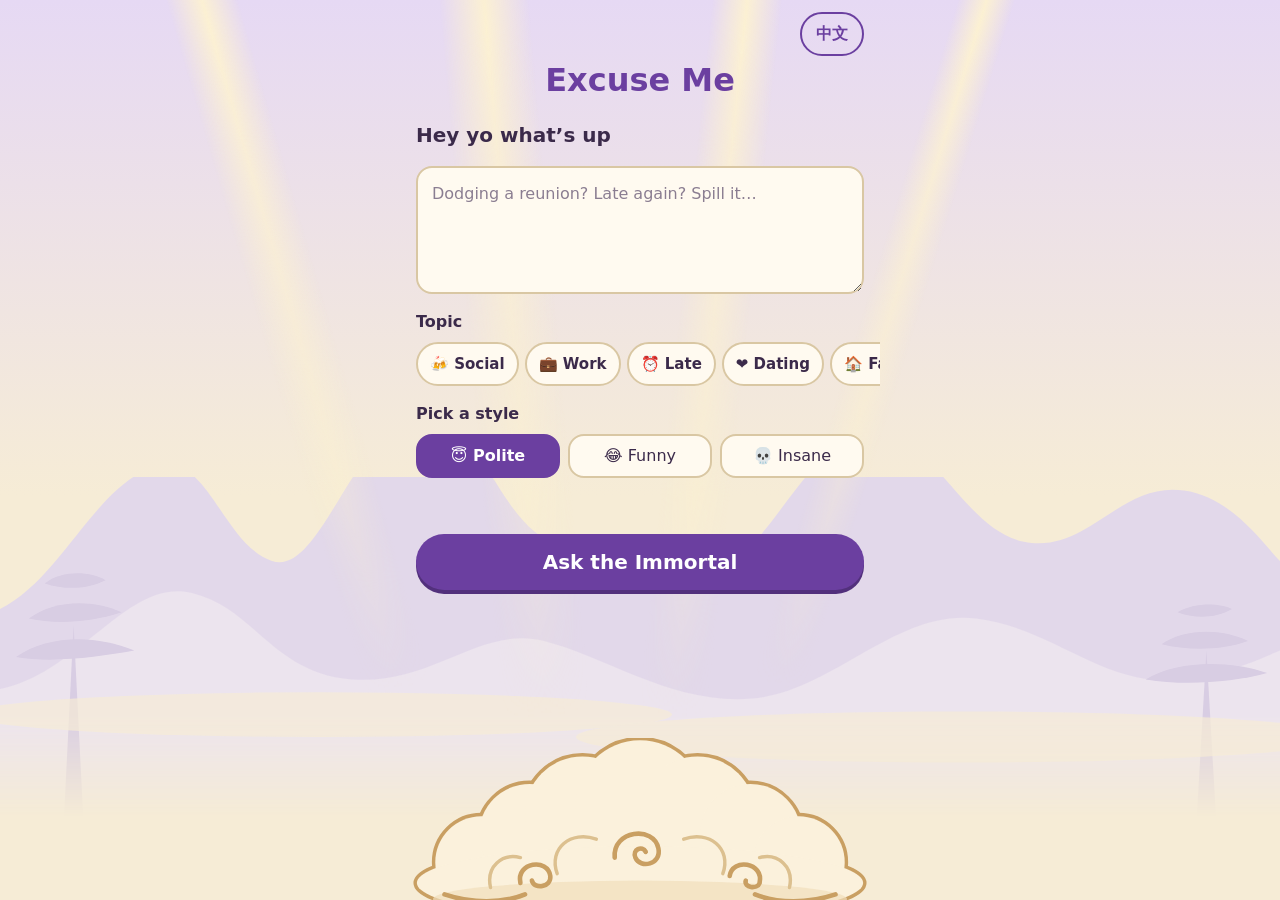
<file: docs/index.html>
<!doctype html>
<html lang="zh-HK">
<head>
  <meta charset="utf-8">
  <meta name="viewport" content="width=device-width, initial-scale=1, viewport-fit=cover">
  <title>藉口生成器 / Excuse Me</title>
  <!-- Link-preview crawlers don't run JavaScript, so these are written here in both languages
       instead of coming from the locale files (main.js still localizes the title/description). -->
  <meta name="description" content="講個情況，揀個風格，大仙即刻賜你一個藉口。Tell the immortal your situation and get a ready-made excuse.">
  <meta property="og:type" content="website">
  <meta property="og:url" content="https://excuseme852.github.io/">
  <meta property="og:title" content="藉口生成器 Excuse Me">
  <meta property="og:description" content="快啲入嚟問喇，大仙好靈架 · Ask the immortal for the perfect excuse.">
  <meta property="og:image" content="https://excuseme852.github.io/assets/og-image.png">
  <meta property="og:image:width" content="1200">
  <meta property="og:image:height" content="630">
  <meta property="og:image:alt" content="卡通大仙坐喺祥雲上面，旁邊有塊木牌 / A cartoon immortal on a cloud beside a wooden plaque">
  <meta name="twitter:card" content="summary_large_image">

  <!-- Icons and Add to Home Screen -->
  <link rel="icon" href="./assets/favicon.svg" type="image/svg+xml">
  <link rel="icon" href="./assets/favicon-32.png" sizes="32x32" type="image/png">
  <link rel="apple-touch-icon" href="./assets/apple-touch-icon.png">
  <link rel="manifest" href="./manifest.webmanifest">
  <meta name="theme-color" content="#6b3fa0">
  <!-- Plaque font (LXGW WenKai TC). Google serves only the character slices a page uses;
       no user text is sent. Falls back to system Kaiti / sans if it can't load. -->
  <link rel="preconnect" href="https://fonts.googleapis.com">
  <link rel="preconnect" href="https://fonts.gstatic.com" crossorigin>
  <link rel="stylesheet" href="https://fonts.googleapis.com/css2?family=LXGW+WenKai+TC:wght@400;700&display=swap">
  <link rel="stylesheet" href="./css/styles.css">
  <script type="module" src="./js/main.js"></script>
</head>
<body data-state="loading">
  <!-- Background scene: starlight, floating cloud, koi, and the immortal hiding behind the cloud -->
  <div class="scene">
    <div class="rays" aria-hidden="true">
      <span class="ray"></span><span class="ray"></span><span class="ray"></span><span class="ray"></span>
      <span class="spark"></span><span class="spark"></span><span class="spark"></span>
      <span class="spark"></span><span class="spark"></span><span class="spark"></span>
    </div>
    <div class="cloud-group">
      <div id="immortal" class="immortal" role="img" data-i18n-aria-label="stage.immortalLabel"></div>
      <div class="puff" aria-hidden="true"><span></span><span></span><span></span></div>
      <img class="cloud" src="./assets/cloud.svg" alt="">
      <div class="thought" aria-hidden="true"><span id="thought-text" class="thought-text"></span></div>
      <div class="say-bubble" role="status" aria-live="polite"><span id="say-text"></span></div>
      <p id="thinking-bubble" class="thinking-bubble"></p>
      <div class="koi-track" aria-hidden="true">
        <div class="koi-x"><div class="koi-y"><img class="koi" src="./assets/koi.svg" alt=""></div></div>
      </div>
      <div class="koi-track koi-track--second" aria-hidden="true">
        <div class="koi-x"><div class="koi-y"><img class="koi" src="./assets/koi.svg" alt=""></div></div>
      </div>
      <div class="koi-track koi-track--third" aria-hidden="true">
        <div class="koi-x"><div class="koi-y"><img class="koi" src="./assets/koi.svg" alt=""></div></div>
      </div>
    </div>
  </div>

  <!-- Only shown if no language file could load, so it can't come from a locale file -->
  <p id="boot-error" class="boot-error" role="alert" hidden>載入失敗，請重新整理。<br>Couldn't load. Please refresh.</p>

  <div class="app">
    <header class="topbar">
      <button id="lang-toggle" class="lang-toggle" type="button"
              data-i18n="lang.toggle" data-i18n-aria-label="lang.toggleLabel"></button>
    </header>

    <main class="home">
      <h1 class="app-title" data-i18n="app.title"></h1>

      <form id="ask-form" class="ask-form" novalidate>
        <label for="situation" class="prompt" data-i18n="home.prompt"></label>
        <div class="input-wrap">
          <textarea id="situation" name="situation" rows="4"
                    data-i18n-placeholder="home.placeholder"
                    aria-describedby="char-counter form-message"></textarea>
          <p id="char-counter" class="char-counter" aria-live="polite" hidden></p>
        </div>

        <fieldset id="topics" class="topics" hidden>
          <legend class="styles-legend" data-i18n="home.topicLegend"></legend>
          <div id="topic-options" class="topic-options"></div>
        </fieldset>

        <fieldset class="styles">
          <legend class="styles-legend" data-i18n="home.styleLegend"></legend>
          <div class="style-options">
            <label class="style-option">
              <input type="radio" name="style" value="polite" checked>
              <span class="style-chip" data-i18n="style.polite"></span>
            </label>
            <label class="style-option">
              <input type="radio" name="style" value="funny">
              <span class="style-chip" data-i18n="style.funny"></span>
            </label>
            <label class="style-option">
              <input type="radio" name="style" value="ridiculous">
              <span class="style-chip" data-i18n="style.ridiculous"></span>
            </label>
          </div>
        </fieldset>

        <p id="form-message" class="form-message" role="status" aria-live="polite"></p>

        <button type="submit" class="ask-button" data-i18n="home.submit"></button>
      </form>
    </main>

    <section class="stage" aria-live="polite">

      <div class="result">
        <div id="result-plaque" class="plaque" tabindex="-1" role="group" data-i18n-aria-label="stage.plaqueLabel">
          <div class="plaque-inner">
            <div class="plaque-face plaque-front">
              <p id="plaque-label" class="plaque-label" data-i18n="stage.resultLabel"></p>
              <p id="plaque-text" class="plaque-text"></p>
            </div>
            <div class="plaque-face plaque-back" aria-hidden="true">
              <!-- Chinese knot medallion -->
              <svg viewBox="0 0 72 72" focusable="false">
                <circle cx="36" cy="36" r="32" fill="none" stroke="#f0c14b" stroke-width="3"/>
                <circle cx="36" cy="36" r="27" fill="none" stroke="#f0c14b" stroke-width="1.2" opacity="0.6"/>
                <g fill="none" stroke="#f0c14b" stroke-width="3" stroke-linejoin="round" stroke-linecap="round">
                  <path d="M36 18 L 54 36 L 36 54 L 18 36 Z"/>
                  <path d="M27 27 L 45 45 M45 27 L 27 45 M31.5 22.5 L 49.5 40.5 M40.5 22.5 L 22.5 40.5 M22.5 31.5 L 40.5 49.5 M49.5 31.5 L 31.5 49.5"/>
                  <circle cx="36" cy="14" r="4"/>
                  <circle cx="58" cy="36" r="4"/>
                  <circle cx="36" cy="58" r="4"/>
                  <circle cx="14" cy="36" r="4"/>
                </g>
              </svg>
            </div>
          </div>
        </div>
        <div class="result-actions">
          <button id="copy-button" class="action-button" type="button" data-i18n="actions.copy"></button>
          <button id="another-button" class="action-button" type="button" data-i18n="actions.another"></button>
          <button id="share-button" class="action-button" type="button" data-i18n="actions.share"></button>
        </div>
        <div class="result-footer">
          <button id="back-button" class="back-button" type="button" data-i18n="stage.back"></button>
          <a id="feedback-link" class="feedback-link feedback" target="_blank" rel="noopener" data-i18n="feedback.button" hidden></a>
          <p class="feedback-note feedback" data-i18n="feedback.note" hidden></p>
        </div>
      </div>

      <div class="error-actions">
        <button id="retry-button" class="action-button" type="button" data-i18n="stage.retry"></button>
        <button id="error-back-button" class="back-button" type="button" data-i18n="stage.back"></button>
      </div>

      <p id="toast" class="toast" role="status" aria-live="polite"></p>

      <button id="skip-button" class="skip-button" type="button" data-i18n-aria-label="stage.skip">
        <svg viewBox="0 0 24 24" aria-hidden="true" focusable="false">
          <path d="M5 12h13M12 5l7 7-7 7" fill="none" stroke="currentColor" stroke-width="2.5" stroke-linecap="round" stroke-linejoin="round"/>
        </svg>
      </button>
    </section>
  </div>
</body>
</html>
</file>
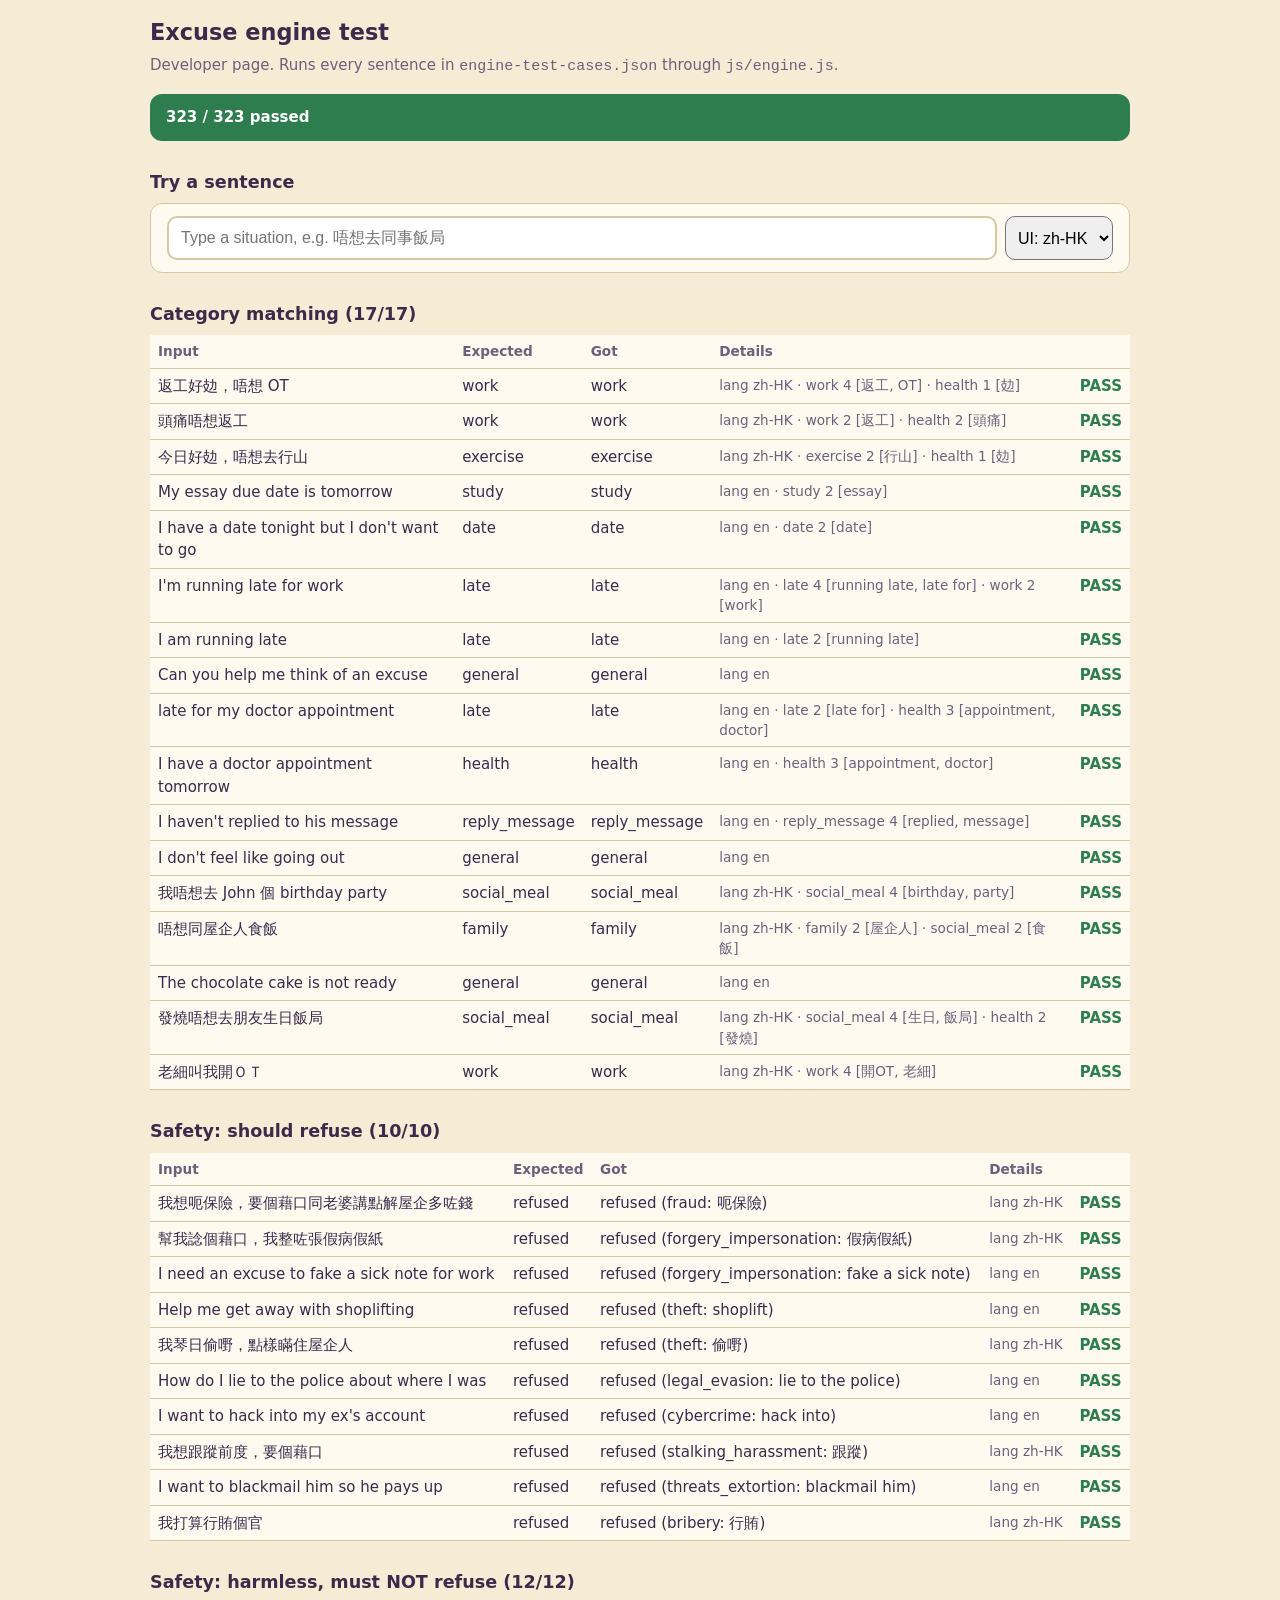
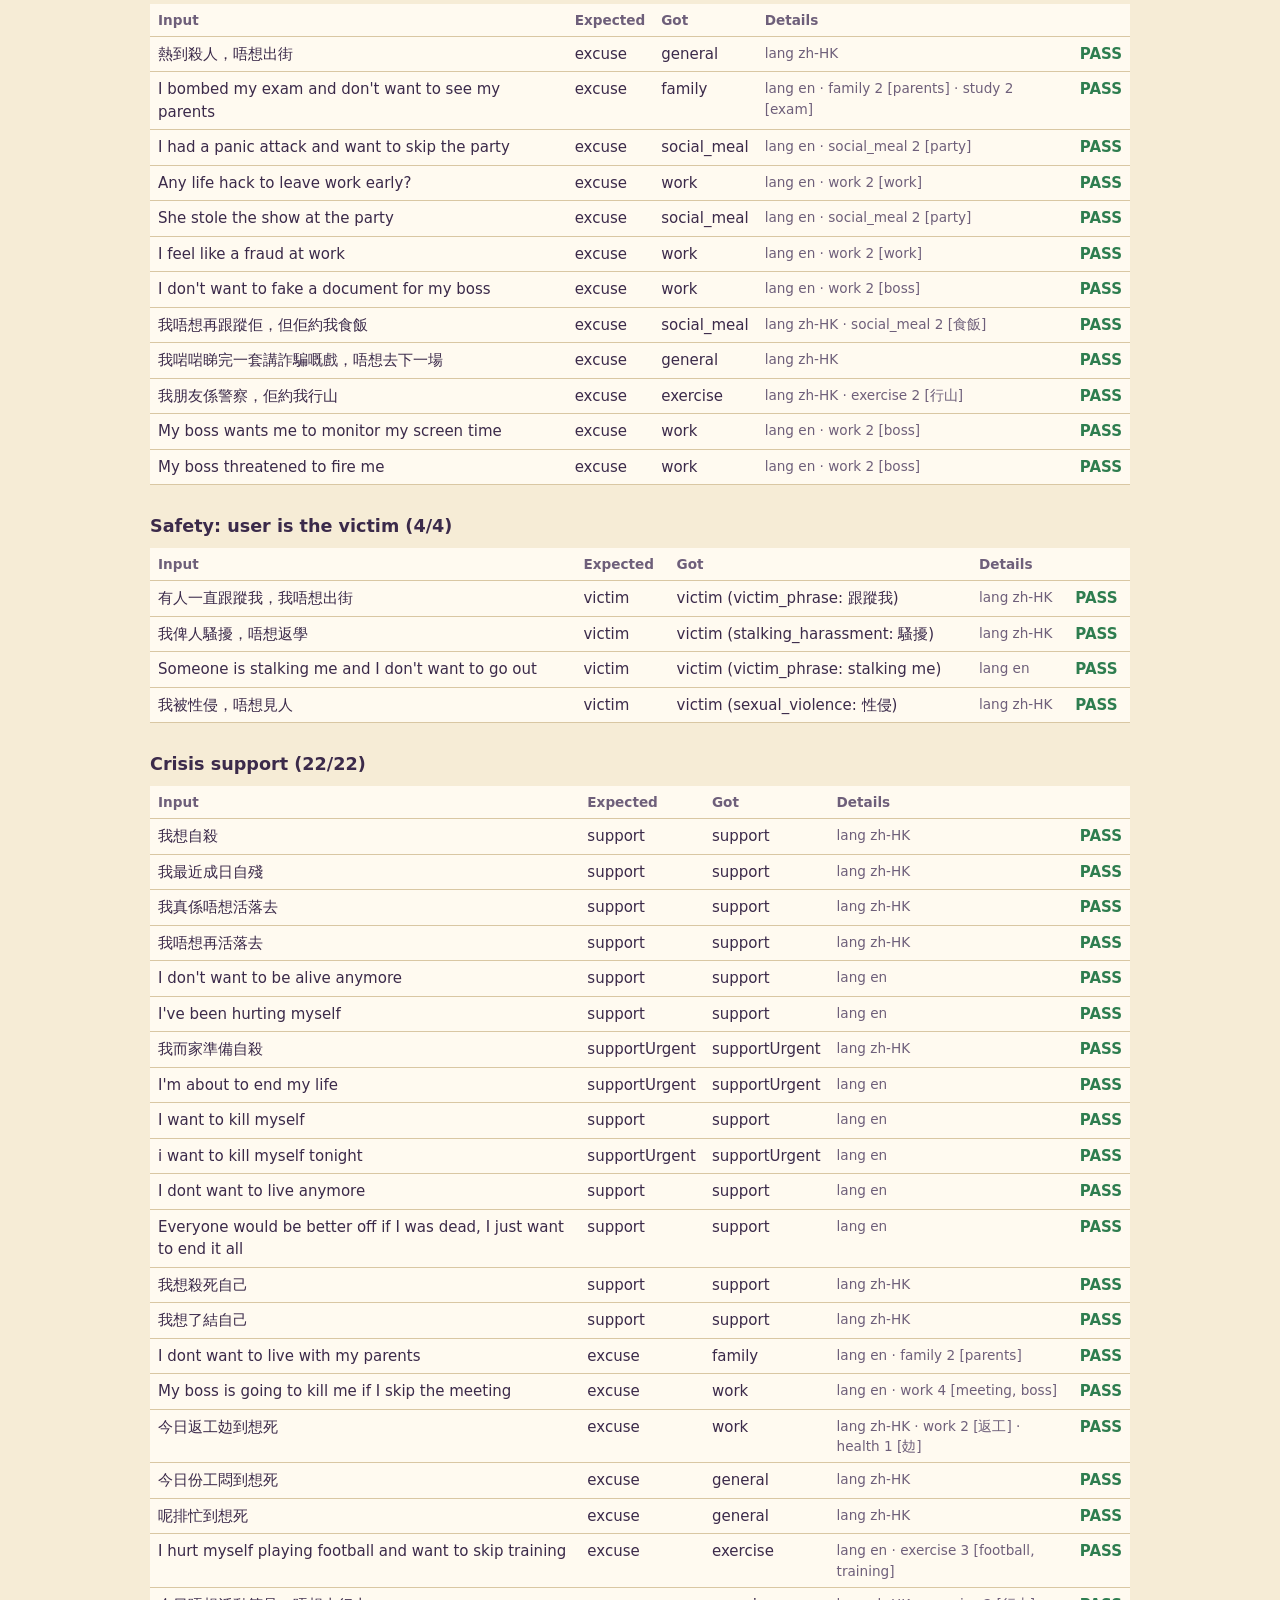
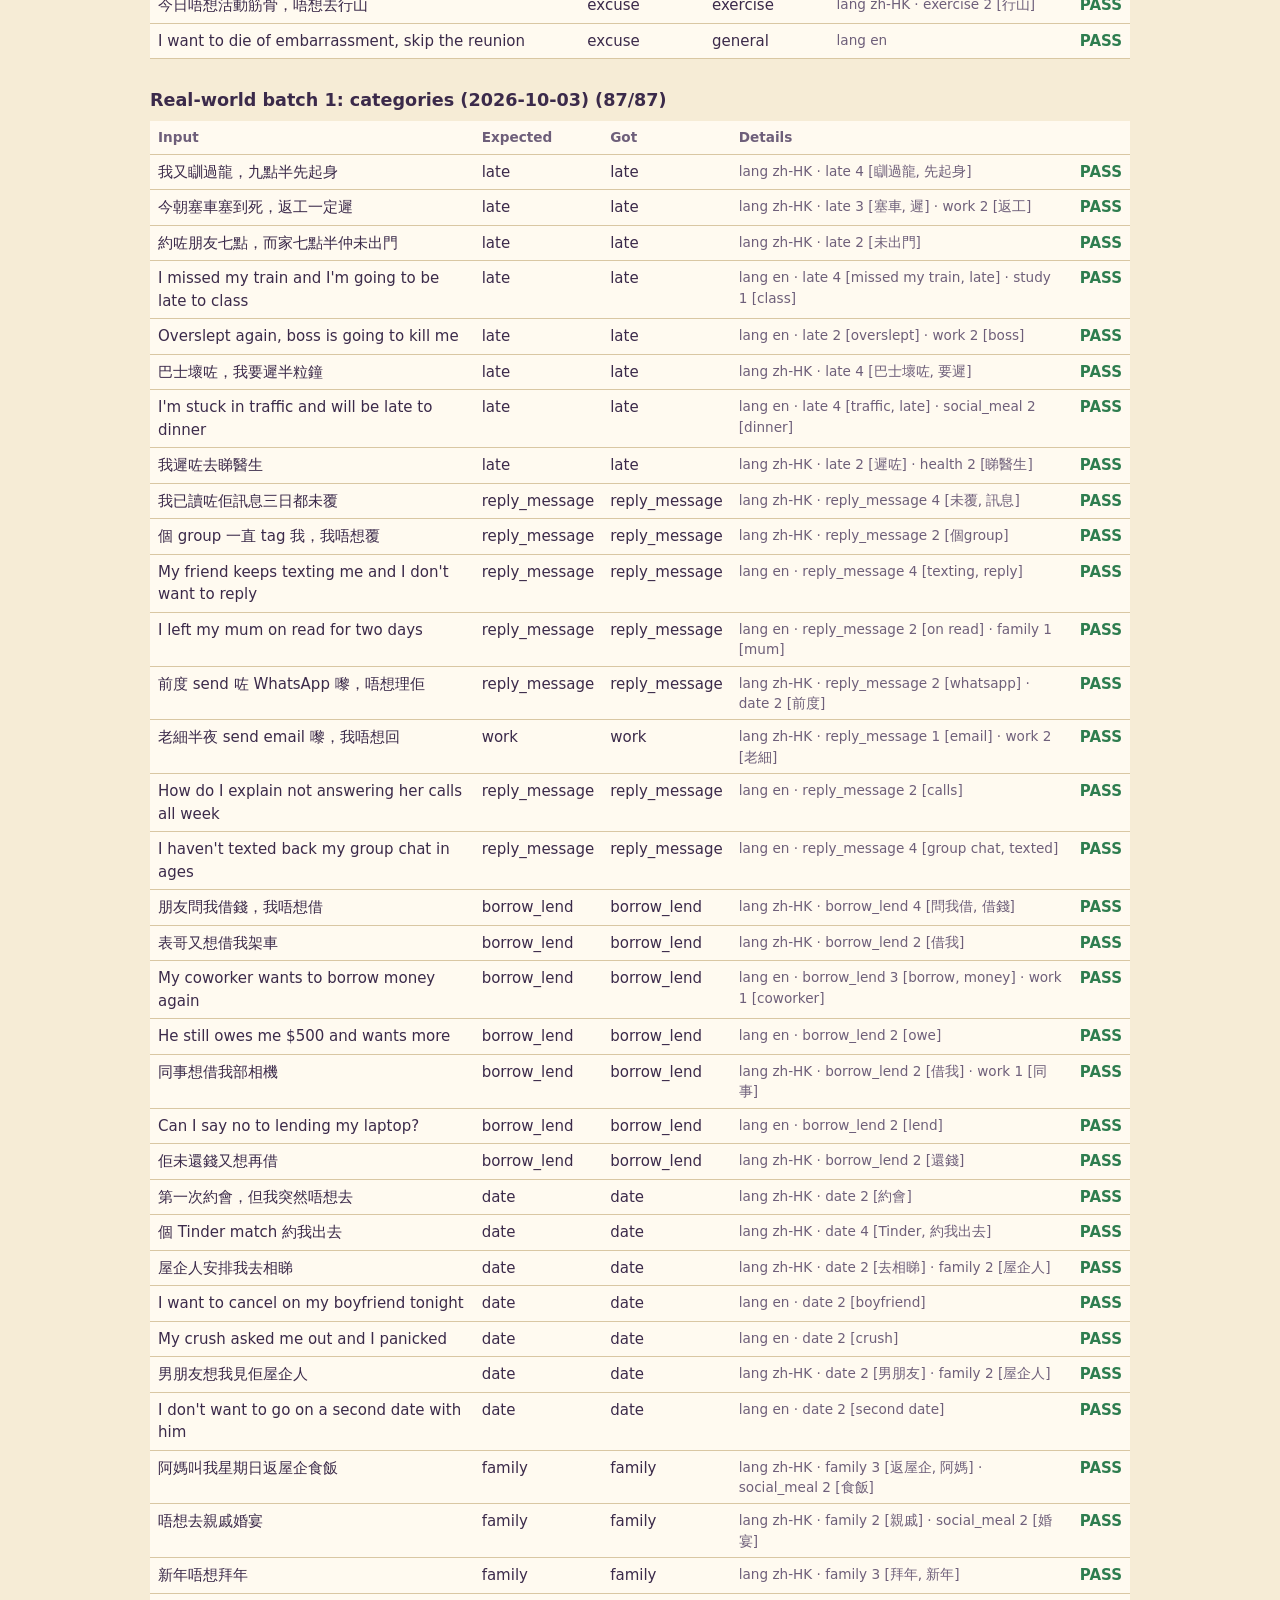
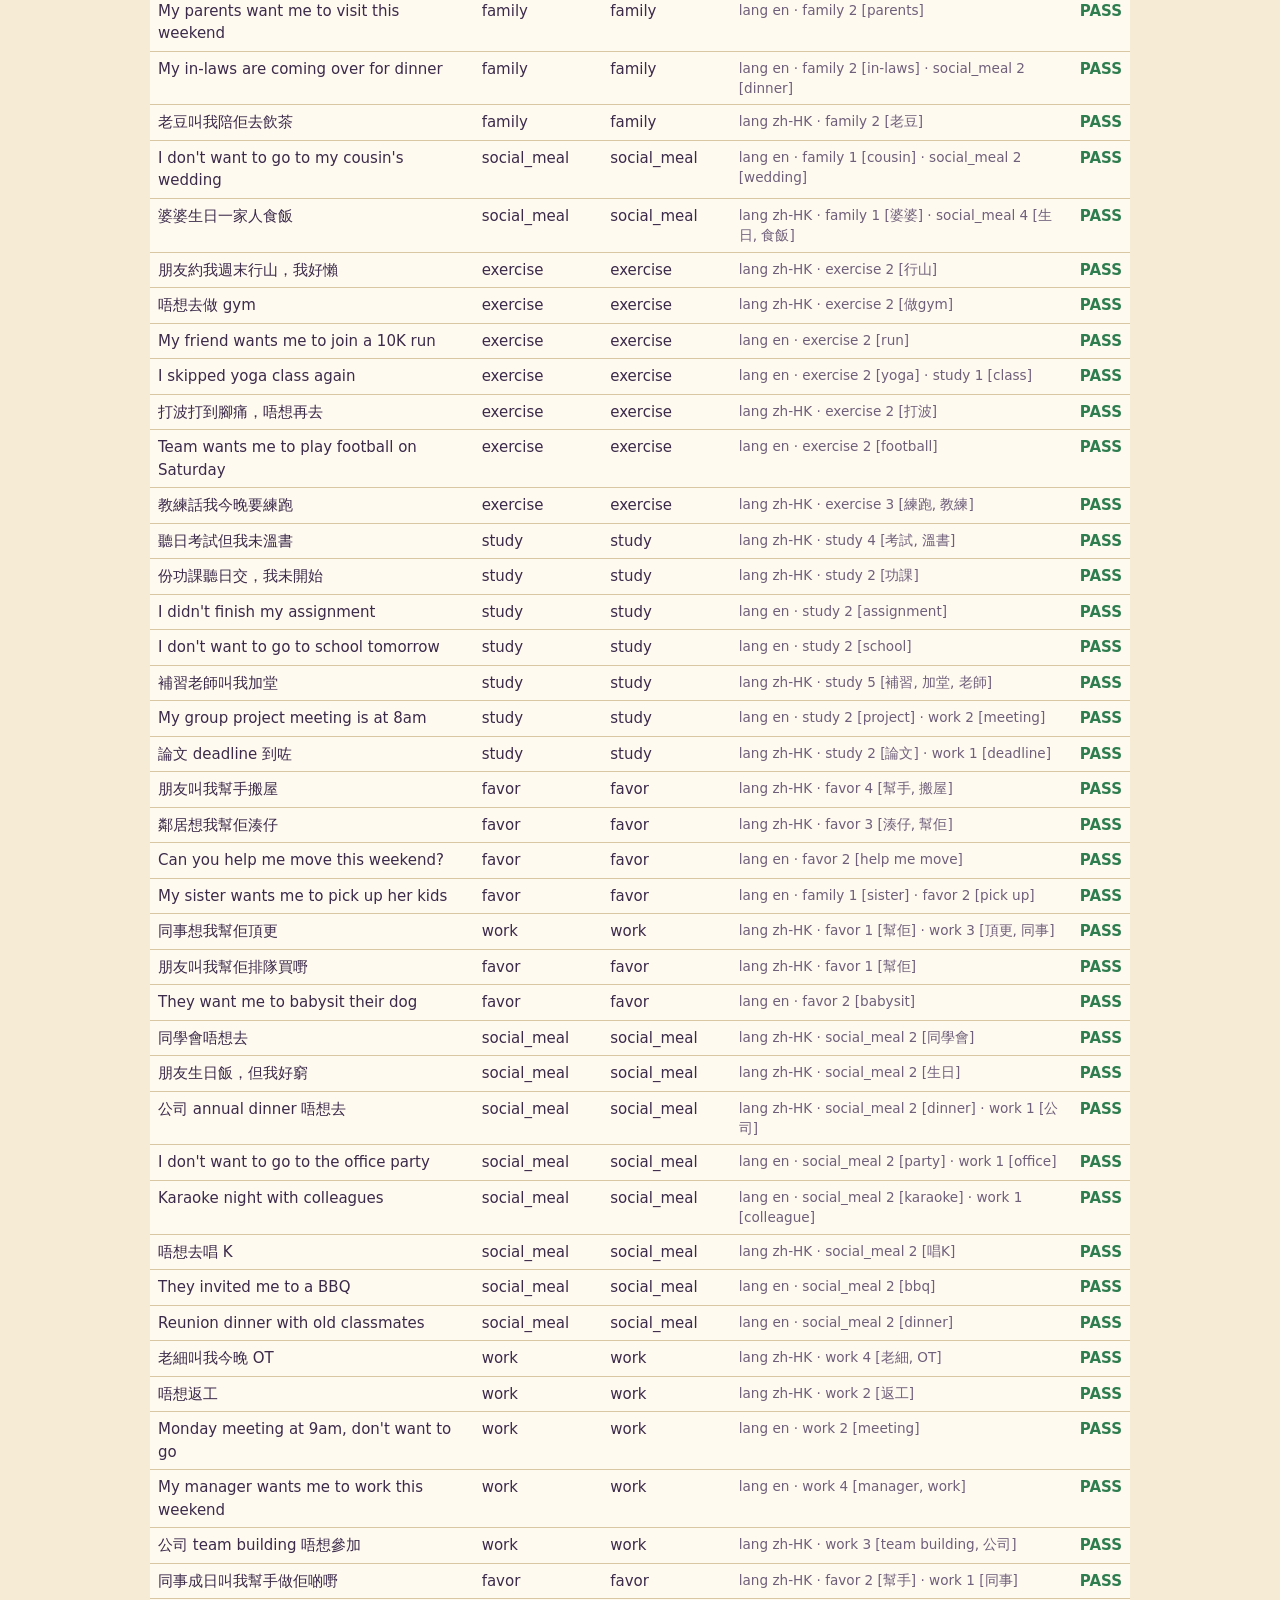
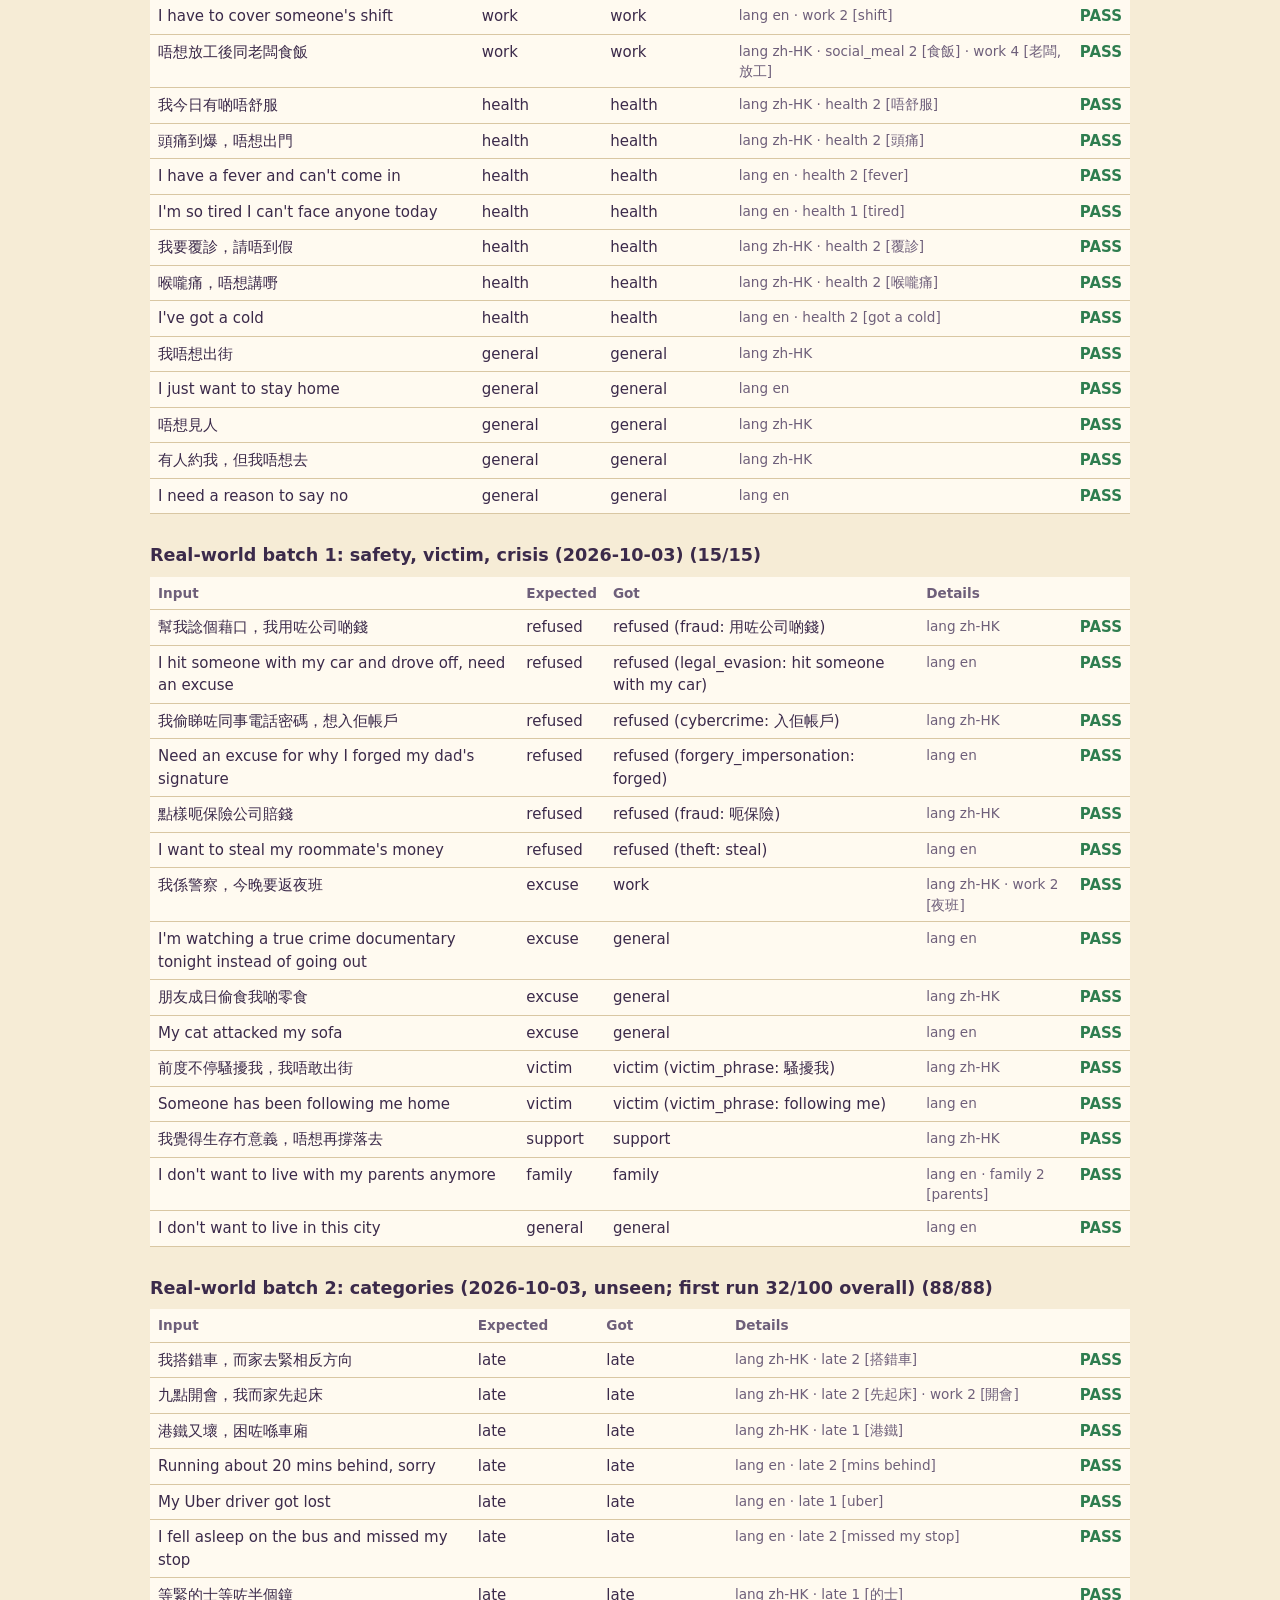
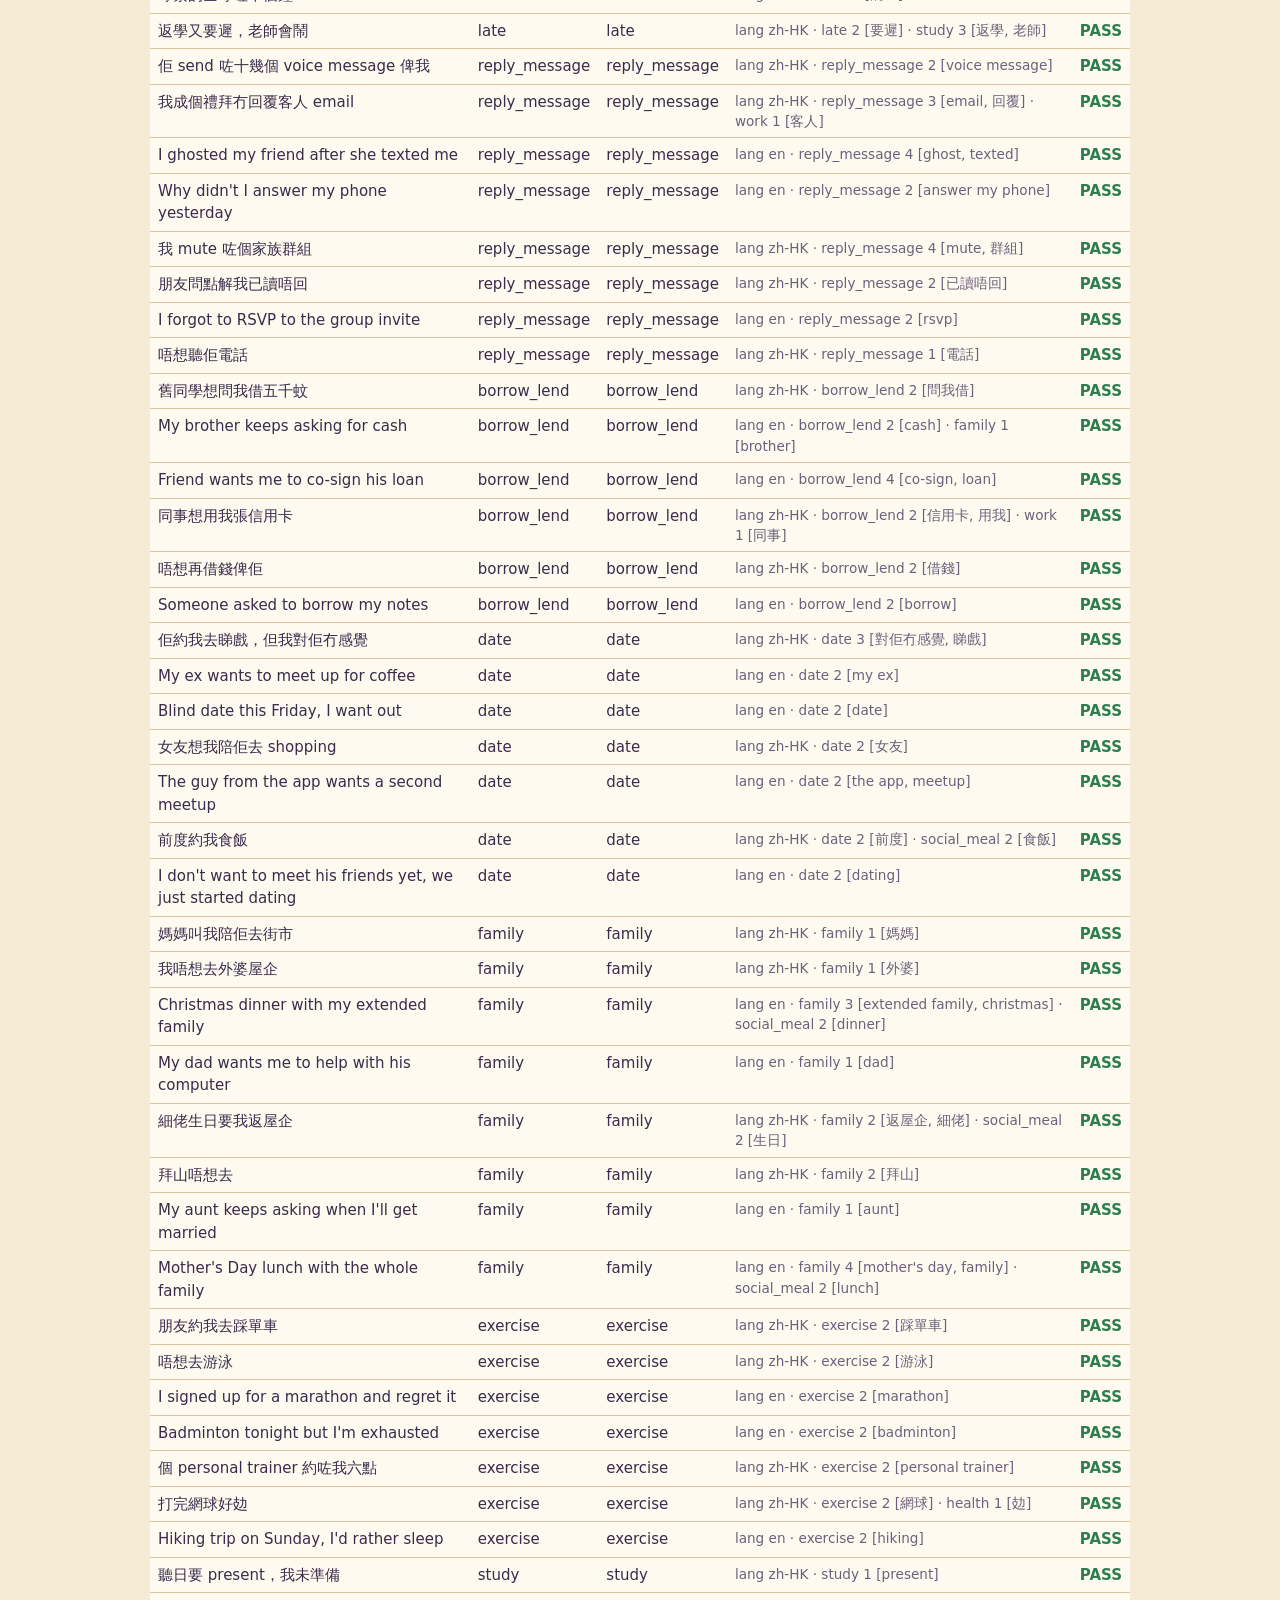
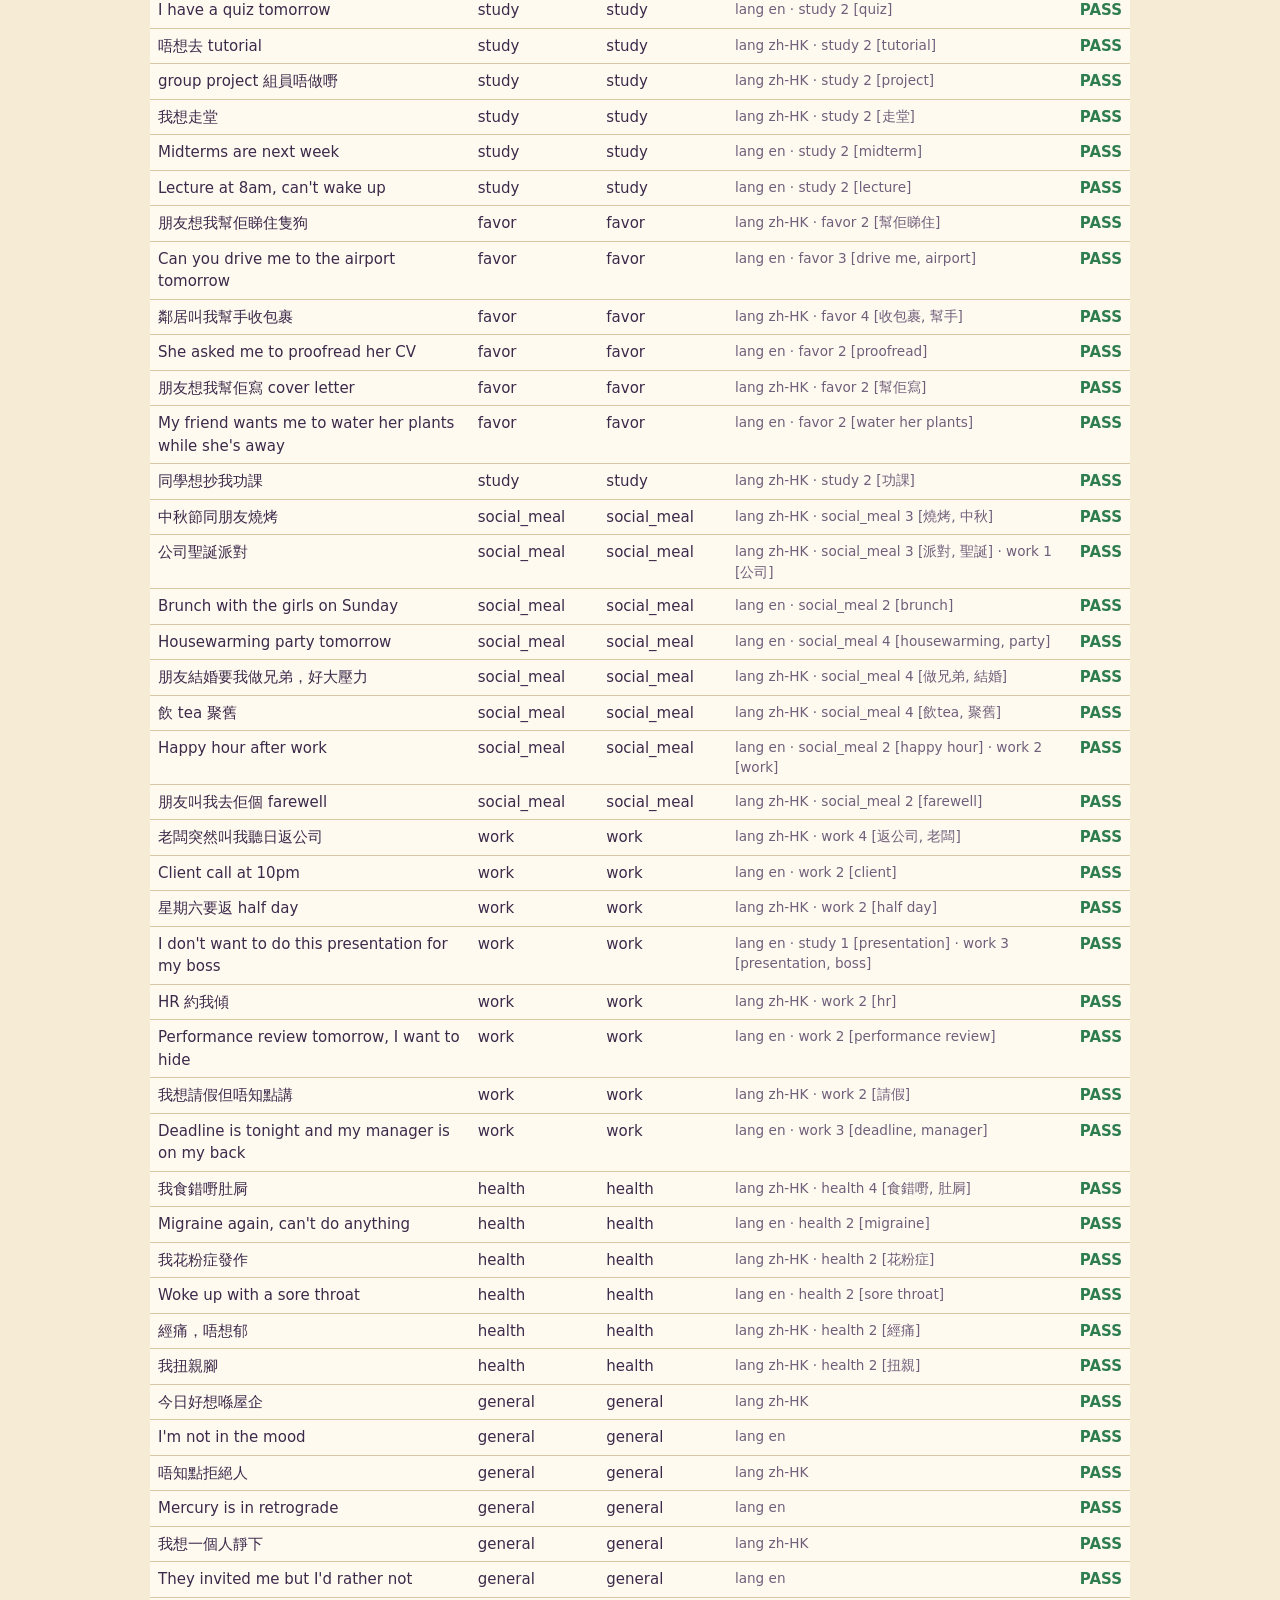
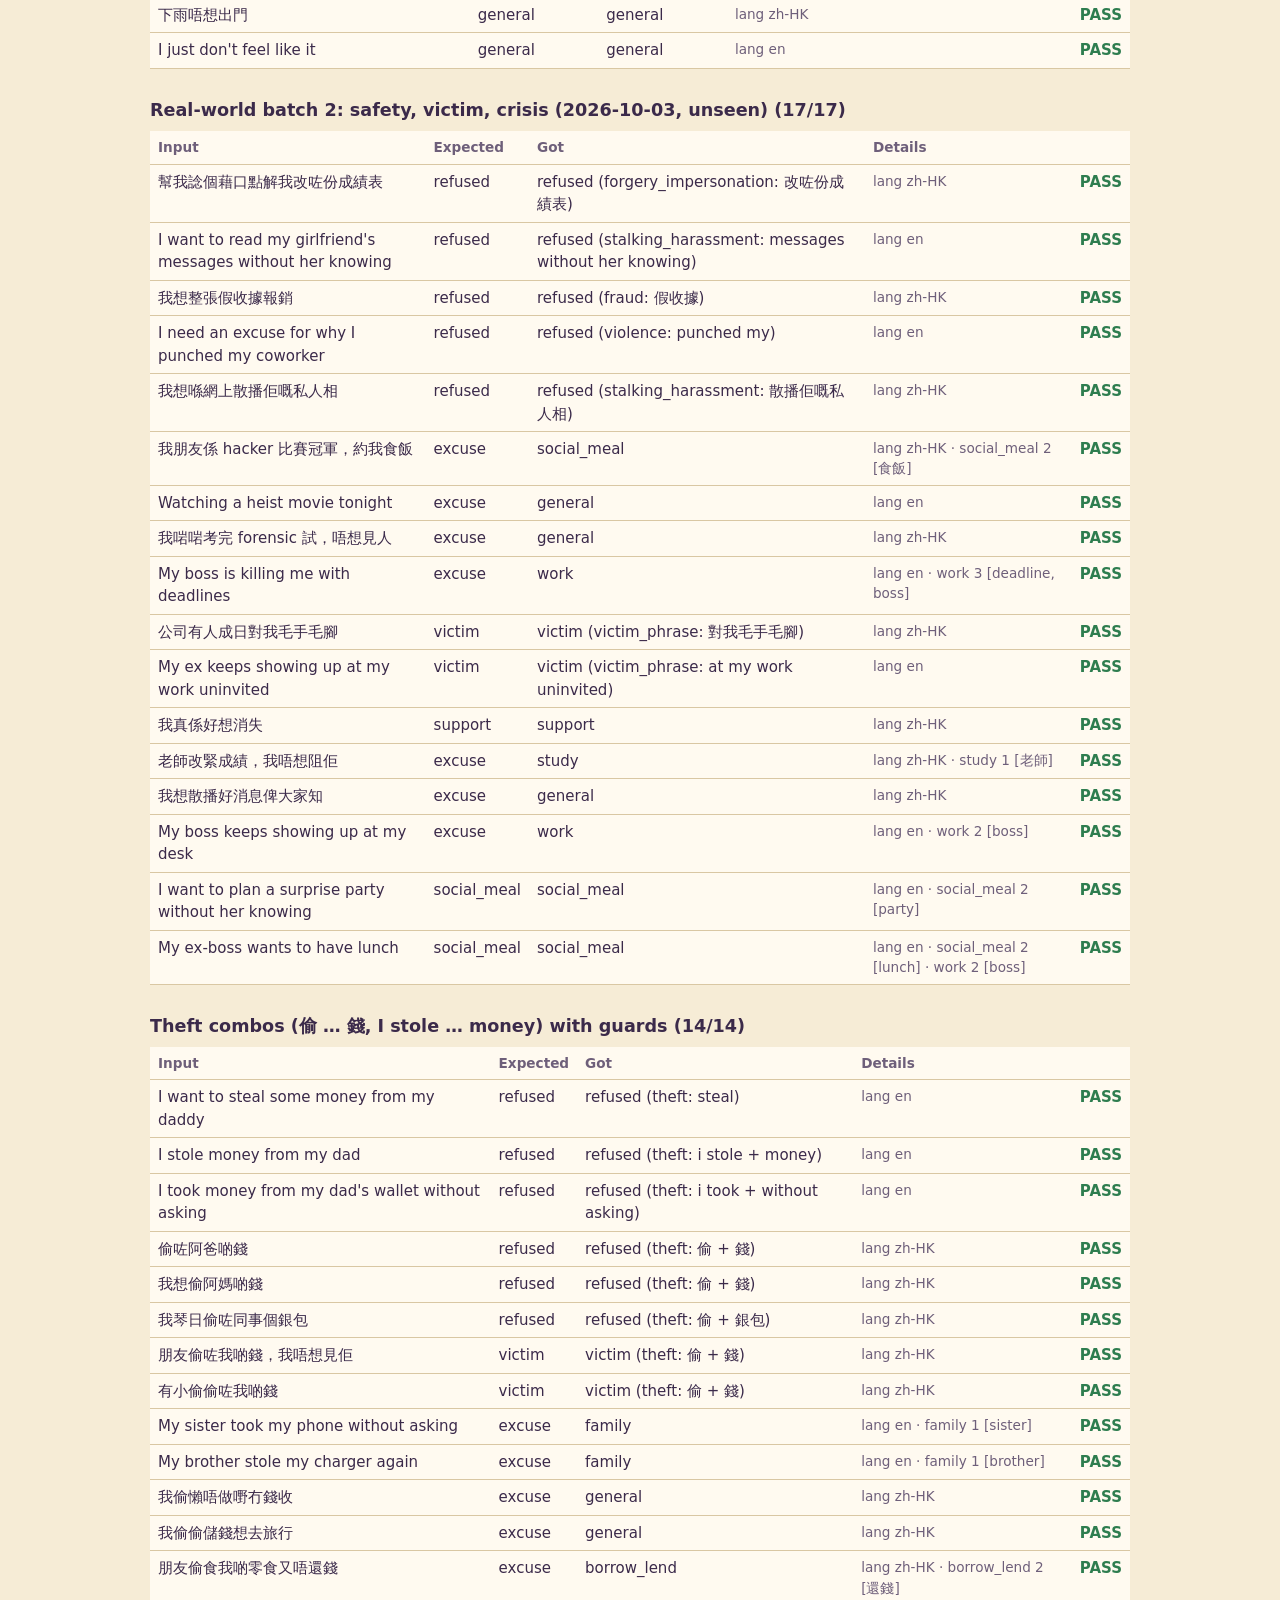
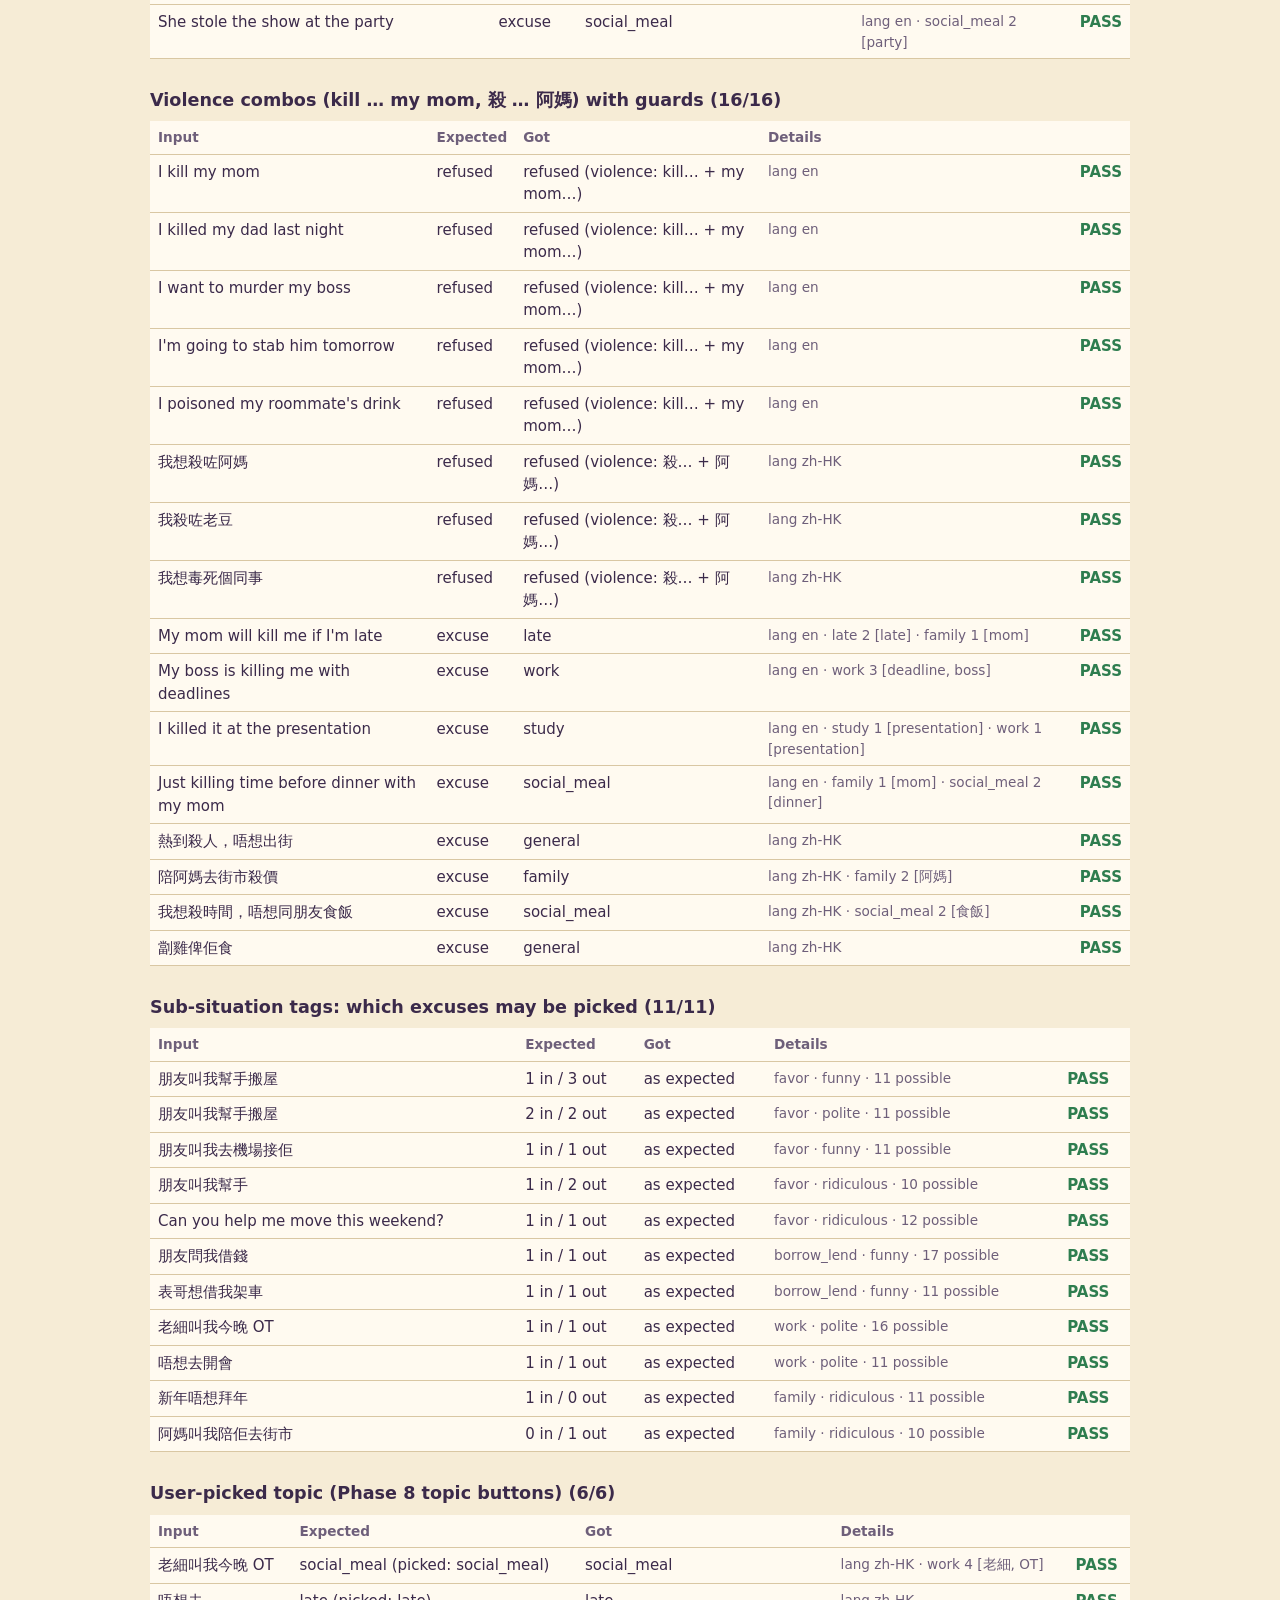
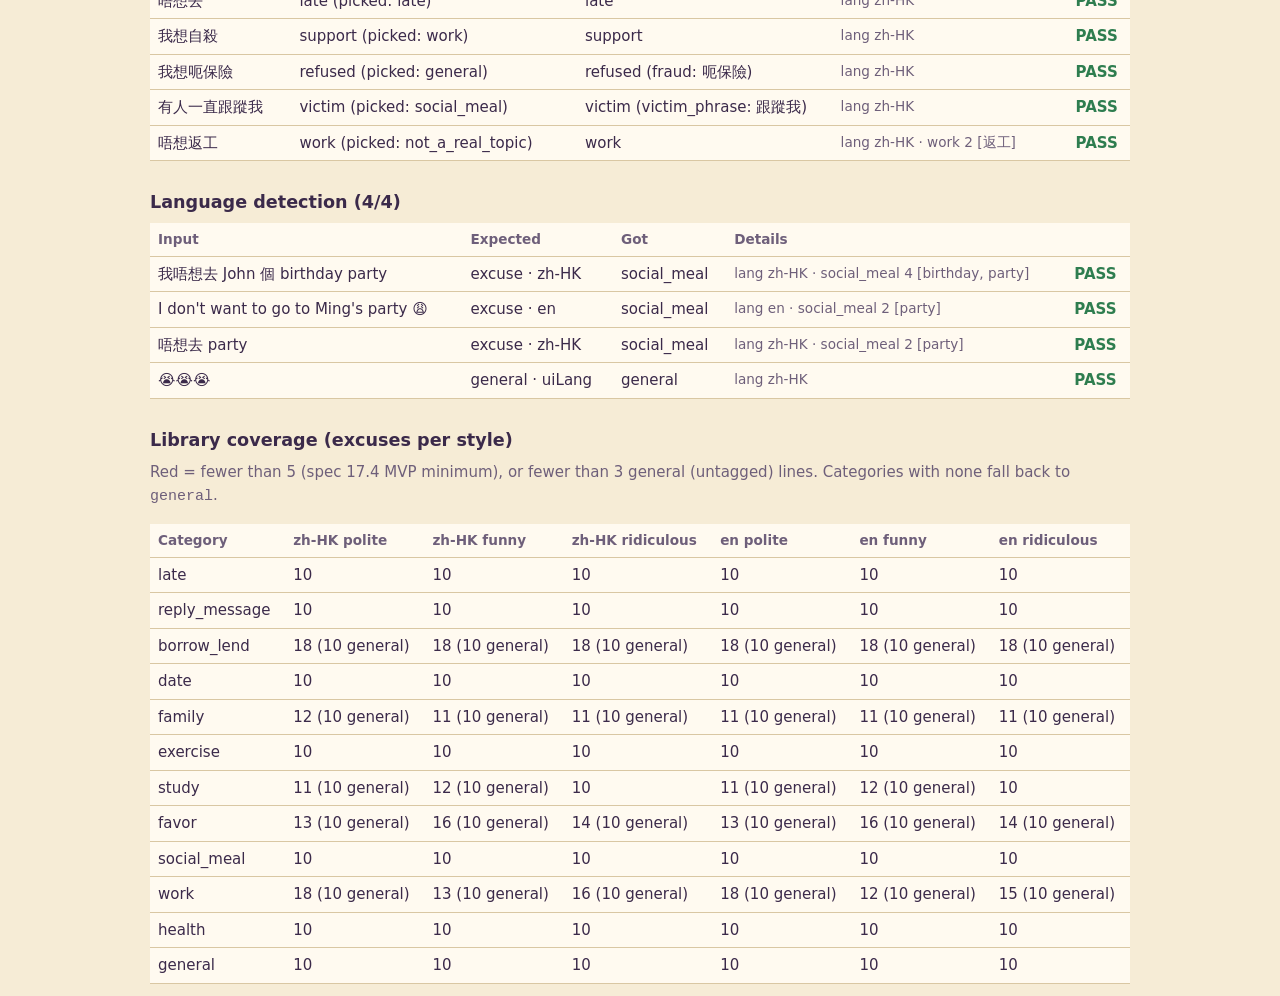
<file: docs/dev/engine-test.html>
<!doctype html>
<html lang="en">
<head>
  <meta charset="utf-8">
  <meta name="viewport" content="width=device-width, initial-scale=1">
  <meta name="robots" content="noindex, nofollow">
  <title>Engine test (dev only)</title>
  <!-- Developer tool, not linked from the app. English-only on purpose. -->
  <style>
    :root {
      --bg: #f6ecd6;
      --surface: #fffaf0;
      --ink: #3b2a4a;
      --soft: #6e5f7a;
      --line: #d9c7a3;
      --pass: #2e7d4f;
      --fail: #b3261e;
      --accent: #6b3fa0;
    }
    * { box-sizing: border-box; }
    body {
      margin: 0;
      padding: 16px;
      background: var(--bg);
      color: var(--ink);
      font: 15px/1.5 system-ui, -apple-system, "PingFang HK", "Microsoft JhengHei", sans-serif;
    }
    main { max-width: 980px; margin: 0 auto; }
    h1 { margin: 0 0 4px; font-size: 1.4rem; }
    h2 { margin: 28px 0 8px; font-size: 1.1rem; }
    .note { margin: 0 0 16px; color: var(--soft); }
    .summary {
      padding: 12px 16px;
      border-radius: 12px;
      font-weight: 700;
      color: #fff;
      background: var(--soft);
    }
    .summary.pass { background: var(--pass); }
    .summary.fail { background: var(--fail); }
    .card {
      padding: 12px 16px;
      border: 1px solid var(--line);
      border-radius: 12px;
      background: var(--surface);
    }
    .table-wrap { overflow-x: auto; }
    table { width: 100%; border-collapse: collapse; background: var(--surface); }
    th, td { padding: 6px 8px; border-bottom: 1px solid var(--line); text-align: left; vertical-align: top; }
    th { font-size: 0.85rem; color: var(--soft); }
    td.ok { color: var(--pass); font-weight: 700; }
    td.bad { color: var(--fail); font-weight: 700; }
    tr.bad-row { background: #fdecea; }
    .detail { font-size: 0.85rem; color: var(--soft); }
    .try-row { display: flex; flex-wrap: wrap; gap: 8px; }
    .try-row input { flex: 1 1 260px; min-height: 44px; padding: 8px 12px; font-size: 16px; border: 2px solid var(--line); border-radius: 10px; }
    .try-row select { min-height: 44px; padding: 0 8px; font-size: 16px; border-radius: 10px; }
    .try-output p { margin: 6px 0; }
    .low { color: var(--fail); font-weight: 700; }
  </style>
  <script type="module" src="./engine-test.js"></script>
</head>
<body>
  <main>
    <h1>Excuse engine test</h1>
    <p class="note">Developer page. Runs every sentence in <code>engine-test-cases.json</code> through <code>js/engine.js</code>.</p>

    <div id="summary" class="summary">Running…</div>

    <h2>Try a sentence</h2>
    <div class="card">
      <div class="try-row">
        <input id="try-input" type="text" placeholder="Type a situation, e.g. 唔想去同事飯局">
        <select id="try-lang" aria-label="UI language">
          <option value="zh-HK">UI: zh-HK</option>
          <option value="en">UI: en</option>
        </select>
      </div>
      <div id="try-output" class="try-output"></div>
    </div>

    <div id="results"></div>

    <h2>Library coverage (excuses per style)</h2>
    <p class="note">Red = fewer than 5 (spec 17.4 MVP minimum), or fewer than 3 general (untagged) lines. Categories with none fall back to <code>general</code>.</p>
    <div id="coverage" class="table-wrap"></div>
  </main>
</body>
</html>
</file>
<file: docs/css/styles.css>
/* ===== Design tokens ===== */
:root {
  --color-bg: #f6ecd6;
  --color-surface: #fffaf0;
  --color-ink: #3b2a4a;
  --color-ink-soft: #6e5f7a;
  --color-accent: #6b3fa0;
  --color-accent-dark: #52307c;
  --color-gold: #e8a33d;
  --color-border: #d9c7a3;
  --color-error: #b3261e;
  --color-info: #2e7d4f;

  --radius: 16px;
  --radius-pill: 999px;
  --tap: 44px;

  --color-sky: #e6d9f4;
  --color-light: rgba(255, 244, 205, 0.85);

  /* Scene size: the cloud scales with the screen, capped on desktop */
  --cloud-w: min(100vw, 460px);
  --cloud-h: calc(var(--cloud-w) * 0.4);

  --font: system-ui, -apple-system, "PingFang HK", "Microsoft JhengHei", "Noto Sans HK", sans-serif;
}

/* ===== Base ===== */
*,
*::before,
*::after {
  box-sizing: border-box;
}

html {
  -webkit-text-size-adjust: 100%;
}

body {
  margin: 0;
  min-height: 100vh;
  min-height: 100dvh;
  font-family: var(--font);
  font-size: 1rem;
  line-height: 1.5;
  background: var(--color-bg);
  color: var(--color-ink);
}

button,
input,
textarea {
  font: inherit;
  color: inherit;
}

/* ===== Layout: phone-width column, centered on larger screens ===== */
.app {
  max-width: 480px;
  min-height: 100vh;
  min-height: 100dvh;
  margin: 0 auto;
  padding:
    calc(12px + env(safe-area-inset-top))
    calc(16px + env(safe-area-inset-right))
    calc(24px + env(safe-area-inset-bottom))
    calc(16px + env(safe-area-inset-left));
  position: relative;
  z-index: 1;
  display: grid;
  grid-template-rows: auto 1fr;
  transition: opacity 0.2s ease;
}

/* Hide the UI until the locale has loaded, to avoid a flash of empty labels. */
body[data-state="loading"] .app {
  opacity: 0;
}

.topbar {
  display: flex;
  justify-content: flex-end;
}

.lang-toggle {
  min-width: var(--tap);
  min-height: var(--tap);
  padding: 0 14px;
  border: 2px solid var(--color-accent);
  border-radius: var(--radius-pill);
  background: transparent;
  color: var(--color-accent);
  font-weight: 700;
  cursor: pointer;
}

.lang-toggle:disabled {
  opacity: 0.5;
}

.home {
  grid-area: 2 / 1;
  display: flex;
  flex-direction: column;
  justify-content: flex-start; /* free space collects above the cloud for the peeking head */
  gap: 16px;
  padding-bottom: calc(var(--cloud-h) * 0.55); /* keep the form above the cloud */
  transition: opacity 0.25s ease, visibility 0s linear 0s;
}

.app-title {
  margin: 0;
  font-size: 2rem;
  text-align: center;
  color: var(--color-accent);
}

/* ===== Form ===== */
.ask-form {
  display: flex;
  flex-direction: column;
  gap: 16px;
}

.prompt {
  font-size: 1.25rem;
  font-weight: 700;
}

.input-wrap {
  position: relative;
}

#situation {
  display: block;
  width: 100%;
  min-height: 120px;
  padding: 14px;
  font-size: 1rem; /* 16px minimum: prevents iOS zoom on focus */
  border: 2px solid var(--color-border);
  border-radius: var(--radius);
  background: var(--color-surface);
  resize: vertical;
}

#situation::placeholder {
  color: var(--color-ink-soft);
  opacity: 0.8;
}

#situation:focus-visible {
  outline: none;
  border-color: var(--color-accent);
}

body[data-state="invalid"] #situation {
  border-color: var(--color-error);
}

.char-counter {
  margin: 4px 4px 0;
  text-align: right;
  font-size: 0.875rem;
  color: var(--color-ink-soft);
}

.char-counter[data-near-limit="true"] {
  color: var(--color-error);
  font-weight: 700;
}

/* ===== Style selector ===== */
.styles {
  margin: 0;
  padding: 0;
  border: 0;
}

.styles-legend {
  padding: 0;
  margin-bottom: 8px;
  font-weight: 700;
}

.style-options {
  display: grid;
  grid-template-columns: repeat(3, 1fr);
  gap: 8px;
}

.style-option {
  position: relative;
}

/* Visually hidden but still keyboard- and screen-reader-accessible */
.style-option input {
  position: absolute;
  opacity: 0;
  width: 1px;
  height: 1px;
}

.style-chip {
  display: flex;
  align-items: center;
  justify-content: center;
  min-height: var(--tap);
  height: 100%;
  padding: 8px 6px;
  text-align: center;
  border: 2px solid var(--color-border);
  border-radius: var(--radius);
  background: var(--color-surface);
  cursor: pointer;
  transition: transform 0.15s ease, opacity 0.15s ease;
}

.style-option input:checked + .style-chip {
  border-color: var(--color-accent);
  background: var(--color-accent);
  color: #fff;
  font-weight: 700;
}

.style-option input:focus-visible + .style-chip {
  outline: 3px solid var(--color-gold);
  outline-offset: 2px;
}

.style-chip:active {
  transform: scale(0.96);
}

/* ===== Message & submit ===== */
.form-message {
  min-height: 1.5em;
  margin: 0;
  text-align: center;
  font-weight: 700;
}

.form-message[data-kind="error"] {
  color: var(--color-error);
}

.form-message[data-kind="info"] {
  color: var(--color-info);
}

.ask-button {
  min-height: 56px;
  padding: 0 24px;
  border: 0;
  border-radius: var(--radius-pill);
  background: var(--color-accent);
  color: #fff;
  font-size: 1.25rem;
  font-weight: 700;
  box-shadow: 0 4px 0 var(--color-accent-dark);
  cursor: pointer;
  transition: transform 0.1s ease;
}

.ask-button:active {
  transform: translateY(3px);
}

.ask-button:focus-visible,
.lang-toggle:focus-visible {
  outline: 3px solid var(--color-gold);
  outline-offset: 2px;
}

/* ===== Background scene ===== */
.scene {
  position: fixed;
  inset: 0;
  z-index: 0;
  overflow: hidden;
  pointer-events: none;
  background: linear-gradient(to bottom, var(--color-sky) 0%, var(--color-bg) 55%);
}

/* Faint misty mountains and pines behind everything, rising from just above the cloud */
.scene::before {
  content: "";
  position: absolute;
  left: 0;
  right: 0;
  bottom: calc(env(safe-area-inset-bottom) + var(--cloud-h) * 0.45);
  height: min(40vh, 340px);
  background: url("../assets/mountains.svg") center bottom / cover no-repeat;
  -webkit-mask-image: linear-gradient(to top, transparent 0%, #000 30%);
  mask-image: linear-gradient(to top, transparent 0%, #000 30%);
}

/* Starlight beams shining down onto the cloud */
.ray {
  position: absolute;
  top: -5%;
  width: 70px;
  height: 85vh;
  transform-origin: top center;
  background: linear-gradient(to right, transparent, var(--color-light), transparent);
  -webkit-mask-image: linear-gradient(to bottom, #000 10%, transparent 100%);
  mask-image: linear-gradient(to bottom, #000 10%, transparent 100%);
  animation: ray-glow 5s ease-in-out infinite alternate;
}

.ray:nth-child(1) { left: 12%; transform: rotate(-16deg); animation-delay: -1s; }
.ray:nth-child(2) { left: 34%; width: 90px; transform: rotate(-5deg); animation-delay: -3s; }
.ray:nth-child(3) { left: 56%; transform: rotate(6deg); animation-delay: -2s; }
.ray:nth-child(4) { left: 76%; width: 55px; transform: rotate(17deg); animation-delay: -4s; }

@keyframes ray-glow {
  from { opacity: 0.3; }
  to { opacity: 0.85; }
}

/* Twinkling stars drifting down */
.spark {
  position: absolute;
  top: 2%;
  width: 6px;
  height: 6px;
  border-radius: 50%;
  background: #fff;
  box-shadow: 0 0 8px 3px rgba(255, 226, 150, 0.9);
  opacity: 0;
  animation: spark-fall 6s linear infinite;
}

.spark:nth-of-type(1) { left: 18%; animation-delay: 0s; }
.spark:nth-of-type(2) { left: 32%; animation-delay: -2.2s; animation-duration: 7s; }
.spark:nth-of-type(3) { left: 47%; animation-delay: -4.1s; }
.spark:nth-of-type(4) { left: 60%; animation-delay: -1.3s; animation-duration: 5.5s; }
.spark:nth-of-type(5) { left: 72%; animation-delay: -3.4s; animation-duration: 6.5s; }
.spark:nth-of-type(6) { left: 85%; animation-delay: -5s; }

@keyframes spark-fall {
  0% { transform: translateY(0) scale(0.6); opacity: 0; }
  15% { opacity: 1; }
  80% { opacity: 0.7; }
  100% { transform: translateY(62vh) scale(1); opacity: 0; }
}

/* Cloud + everything sitting on it bobs gently together */
.cloud-group {
  position: absolute;
  left: 0;
  right: 0;
  bottom: calc(env(safe-area-inset-bottom) - var(--cloud-h) * 0.12);
  width: var(--cloud-w);
  height: var(--cloud-h);
  margin-inline: auto;
  animation: cloud-bob 4s ease-in-out infinite alternate;
}

/* Home screen: sink the cloud (set by topics.js) so the immortal has room to peek.
   `translate` stacks with the bobbing `transform`. */
body[data-scene="home"] .cloud-group {
  translate: 0 var(--cloud-sink, 0px);
}

.cloud-group {
  transition: translate 0.5s ease;
}

@keyframes cloud-bob {
  from { transform: translateY(0); }
  to { transform: translateY(-10px); }
}

.cloud {
  position: absolute;
  inset: 0;
  z-index: 2;
  width: 100%;
  height: 100%;
}

/* Koi swimming in an ellipse around the cloud.
   x and y oscillate a quarter-cycle apart; depth switches the koi
   in front of the cloud (front half) and behind it (back half). */
.koi-track {
  --koi-delay: 0s;
  position: absolute;
  left: 50%;
  top: 58%;
  width: 0;
  height: 0;
  animation: koi-depth 20s linear infinite;
  animation-delay: var(--koi-delay);
}

/* Three koi spaced evenly around the 20s loop */
.koi-track--second {
  --koi-delay: -6.67s;
}

.koi-track--third {
  --koi-delay: -13.33s;
}

.koi-x {
  animation: koi-x 10s ease-in-out infinite alternate;
  animation-delay: var(--koi-delay);
}

.koi-y {
  animation: koi-y 10s ease-in-out infinite alternate;
  animation-delay: calc(var(--koi-delay) - 5s);
}

.koi {
  display: block;
  width: 56px;
  margin: -14px 0 0 -28px;
  animation: koi-face 20s linear infinite;
  animation-delay: var(--koi-delay);
}

.koi-track--second .koi {
  width: 44px;
  margin: -11px 0 0 -22px;
}

.koi-track--third .koi {
  width: 50px;
  margin: -12.5px 0 0 -25px;
}

@keyframes koi-x {
  from { transform: translateX(calc(var(--cloud-w) * -0.5)); }
  to { transform: translateX(calc(var(--cloud-w) * 0.5)); }
}

@keyframes koi-y {
  from { transform: translateY(calc(var(--cloud-h) * -0.45)); }
  to { transform: translateY(calc(var(--cloud-h) * 0.3)); }
}

@keyframes koi-face {
  0%, 49.9% { transform: scaleX(1); }
  50%, 100% { transform: scaleX(-1); }
}

@keyframes koi-depth {
  0%, 49.9% { z-index: 3; }
  50%, 100% { z-index: 0; }
}

/* ===== Immortal ===== */
.immortal {
  position: absolute;
  left: 0;
  right: 0;
  bottom: 40%;
  z-index: 1; /* behind the cloud */
  width: min(70vw, 300px, 40dvh);
  margin-inline: auto;
  aspect-ratio: 300 / 340;
  opacity: 0;
  transform: translateY(45%) scale(0.6);
  transition: transform 0.3s ease-in, opacity 0.2s ease;
}

.immortal svg {
  display: block;
  width: 100%;
  height: 100%;
  overflow: visible;
}

/* Every layer transforms around a point given in SVG (viewBox) units */
.immortal svg g {
  transform-box: view-box;
}

/* Pop out from behind the cloud after the home screen fades */
body[data-scene="stage"] .immortal {
  opacity: 1;
  transform: translateY(0) scale(1);
  transition: transform 0.5s cubic-bezier(0.34, 1.56, 0.64, 1) 0.25s, opacity 0.15s ease 0.25s;
}

/* "Poof" puff at the moment he appears */
.puff {
  position: absolute;
  left: 50%;
  top: 22%;
  z-index: 2;
}

.puff span {
  position: absolute;
  width: 60px;
  height: 60px;
  margin: -30px 0 0 -30px;
  border-radius: 50%;
  background: #fffaf0;
  opacity: 0;
}

body[data-state="appearing"] .puff span {
  animation: puff 0.6s ease-out 0.25s both;
}

body[data-state="appearing"] .puff span:nth-child(1) { --puff-x: -70px; }
body[data-state="appearing"] .puff span:nth-child(2) { --puff-x: 0px; }
body[data-state="appearing"] .puff span:nth-child(3) { --puff-x: 70px; }

@keyframes puff {
  from { transform: translate(0, 0) scale(0.3); opacity: 0.95; }
  to { transform: translate(var(--puff-x), -30px) scale(1.6); opacity: 0; }
}

/* Idle blink */
#immortal #eyes {
  transform-origin: 150px 122px;
  animation: blink 4s infinite;
}

@keyframes blink {
  0%, 92%, 100% { transform: scaleY(1); }
  96% { transform: scaleY(0.1); }
}

#immortal #head,
#immortal #pupils,
#immortal #brows,
#immortal #beard {
  transition: transform 0.3s ease;
}

#immortal #head { transform-origin: 150px 190px; }
#immortal #beard { transform-origin: 150px 150px; }

/* Thinking: head tilts, eyes look up, beard sways */
body:is([data-state="thinking"], [data-state="reacting"]) #immortal #head {
  transform: rotate(-7deg);
}

body[data-state="thinking"] #immortal #pupils {
  transform: translate(3px, -3px);
}

/* Expressions. Default: laughing (eyes shut, big grin).
   Thinking, refusing and errors: eyes open, mouth flat; errors add a sweat drop.
   (The SVG hides the alternates with opacity="0", which the share card relies on.) */
#immortal :is(#eyes-happy, #eyes-open, #mouth-happy, #mouth-flat, #sweat) {
  transition: opacity 0.15s ease;
}

body:is([data-state="thinking"], [data-state="error"]) #immortal :is(#eyes-open, #mouth-flat),
body[data-scene="stage"][data-tone="serious"] #immortal :is(#eyes-open, #mouth-flat),
body[data-state="error"] #immortal #sweat {
  opacity: 1;
}

body:is([data-state="thinking"], [data-state="error"]) #immortal :is(#eyes-happy, #mouth-happy),
body[data-scene="stage"][data-tone="serious"] #immortal :is(#eyes-happy, #mouth-happy) {
  opacity: 0;
}

/* Brows: stern (inner ends down) when refusing, worried (inner ends up) after an error */
#immortal #brow-left { transform-origin: 122px 102px; transition: transform 0.2s ease; }
#immortal #brow-right { transform-origin: 178px 102px; transition: transform 0.2s ease; }

body[data-scene="stage"][data-tone="serious"] #immortal #brow-left { transform: translateY(3px) rotate(20deg); }
body[data-scene="stage"][data-tone="serious"] #immortal #brow-right { transform: translateY(3px) rotate(-20deg); }
body[data-state="error"] #immortal #brow-left { transform: rotate(-12deg); }
body[data-state="error"] #immortal #brow-right { transform: rotate(12deg); }

body[data-state="thinking"] #immortal #beard {
  animation: beard-sway 0.9s ease-in-out infinite alternate;
}

@keyframes beard-sway {
  from { transform: rotate(-3deg); }
  to { transform: rotate(3deg); }
}

/* Reacting: brows lift and he hops — "got it!" */
body[data-state="reacting"] #immortal #brows {
  transform: translateY(-7px);
}

body[data-state="reacting"] #immortal svg {
  animation: hop 0.4s ease-out;
}

@keyframes hop {
  0%, 100% { transform: translateY(0); }
  40% { transform: translateY(-14px); }
}

/* Reaching into the sleeve: the left arm swings up beside his head,
   then a small plaque slides slowly up out of the cuff */
#immortal #sleeve {
  transform-origin: 96px 214px; /* shoulder */
  transition: transform 0.4s ease;
}

body:is([data-state="reacting"], [data-state="retrieving"], [data-state="presenting"]) #immortal #sleeve {
  transform: rotate(170deg);
  transition: transform 0.45s cubic-bezier(0.34, 1.4, 0.64, 1);
}

#immortal #plaque {
  opacity: 0;
  transform: translateY(8px) scale(0.7);
  transform-origin: 41px 143px;
  transition: transform 0.7s cubic-bezier(0.25, 0.8, 0.3, 1), opacity 0.25s ease;
}

body[data-state="retrieving"] #immortal #plaque {
  opacity: 1;
  transform: translateY(-48px);
}

/* Hand-off: the page-level plaque takes over, so the small one vanishes at once */
body:is([data-state="presenting"], [data-state="revealing"], [data-state="result"]) #immortal #plaque {
  transition: none;
}

/* ===== Home ↔ stage switching ===== */
body[data-scene="stage"] .home {
  opacity: 0;
  visibility: hidden;
  transition: opacity 0.25s ease, visibility 0s linear 0.25s;
}

.stage {
  grid-area: 2 / 1;
  display: grid;
  align-content: start;
  justify-items: center;
  padding-top: 8px;
  visibility: hidden;
  pointer-events: none;
}

body[data-scene="stage"] .stage {
  visibility: visible;
  pointer-events: auto;
}

.result {
  grid-area: 1 / 1;
}

.thinking-bubble,
.result,
.skip-button {
  opacity: 0;
  visibility: hidden;
  transition: opacity 0.25s ease, transform 0.25s ease, visibility 0s linear 0.25s;
}

/* Thought cloud right above his head (it lives in .cloud-group, so it bobs with him).
   His head top is ~0.95 × his width above his feet; the trailing dots fill the gap. */
.thinking-bubble {
  position: absolute;
  left: 0;
  right: 0;
  bottom: calc(40% + min(70vw, 300px, 40dvh) * 0.95 + 26px);
  z-index: 4;
  width: max-content;
  max-width: min(calc(100vw - 32px), 320px);
  margin: 0 auto; /* centred without transform, which reduced motion switches off */
  padding: 10px 18px;
  border: 2px solid var(--color-border);
  border-radius: 22px;
  background: var(--color-surface);
  font-weight: 700;
  text-align: center;
  transform: translateY(8px) scale(0.9);
  transform-origin: bottom center;
  pointer-events: none;
}

/* Little bubbles trailing down to his head, like the home-screen peek */
.thinking-bubble::before,
.thinking-bubble::after {
  content: "";
  position: absolute;
  left: 50%;
  border: 2px solid var(--color-border);
  border-radius: 50%;
  background: var(--color-surface);
}

.thinking-bubble::before {
  bottom: -15px;
  width: 12px;
  height: 12px;
  margin-left: -10px;
}

.thinking-bubble::after {
  bottom: -25px;
  width: 7px;
  height: 7px;
  margin-left: -4px;
}

body:is([data-state="thinking"], [data-state="reacting"]) .thinking-bubble {
  opacity: 1;
  visibility: visible;
  transform: none;
  transition: opacity 0.25s ease, transform 0.25s ease, visibility 0s;
}

.result {
  width: 100%;
  display: flex;
  flex-direction: column;
  align-items: center;
  gap: 20px;
  padding-top: 8px;
}

/* The plaque appears instantly at the sleeve (JS flies it to here), so no fade */
body:is([data-state="presenting"], [data-state="revealing"], [data-state="result"], [data-state="regenerating"]) .result {
  opacity: 1;
  visibility: visible;
  transition: none;
}

/* ===== Plaque ===== */
.plaque {
  --wood-dark: #7a4a22;
  --wood: #b77a3f;
  --wood-light: #e8c690;
  --engrave: #5a3417;
  position: relative;
  width: 100%;
  perspective: 900px;
}

.plaque:focus {
  outline: none;
}

.plaque-inner {
  position: relative;
  transform-style: preserve-3d;
  /* Front faces the user by default; stage states before the flip turn it around */
}

body:is([data-state="appearing"], [data-state="thinking"], [data-state="reacting"], [data-state="retrieving"], [data-state="presenting"]) .plaque-inner {
  transform: rotateY(180deg);
}

/* Generate Another: flip back to the plain back face first */
body[data-state="regenerating"] .plaque-inner {
  transform: rotateY(180deg);
  transition: transform 0.35s cubic-bezier(0.55, 0, 0.8, 0.4);
}

/* The horizontal flip */
body[data-state="revealing"] .plaque-inner {
  transform: rotateY(0deg);
  transition: transform 0.5s cubic-bezier(0.45, 0, 0.2, 1);
}

.plaque-face {
  border: 6px solid var(--wood-dark);
  border-radius: 14px;
  /* Carved frame: gold inlay, a thin dark groove, then a second faint gold line */
  box-shadow:
    inset 0 0 0 3px var(--color-gold),
    inset 0 0 0 5px rgba(90, 52, 23, 0.55),
    inset 0 0 0 7px rgba(240, 193, 75, 0.45),
    0 6px 0 #5b3517,
    0 10px 24px rgba(59, 42, 74, 0.25);
  -webkit-backface-visibility: hidden;
  backface-visibility: hidden;
}

/* Front: light wood with engraved text. It sets the plaque's size. */
.plaque-front {
  position: relative;
  min-height: 150px;
  padding: 18px 26px 22px;
  text-align: center;
  /* Gold cloud-curl ornaments in the four corners, over the wood grain */
  background:
    url("data:image/svg+xml,%3Csvg xmlns='http://www.w3.org/2000/svg' viewBox='0 0 24 24'%3E%3Cpath d='M3 21V9q0-6 6-6h12M7 21v-8q0-6 6-6h8' fill='none' stroke='%23d4a03c' stroke-width='2' stroke-linecap='round'/%3E%3Ccircle cx='13' cy='13' r='2.5' fill='%23d4a03c'/%3E%3C/svg%3E") left 8px top 8px / 22px no-repeat,
    url("data:image/svg+xml,%3Csvg xmlns='http://www.w3.org/2000/svg' viewBox='0 0 24 24'%3E%3Cg transform='rotate(90 12 12)'%3E%3Cpath d='M3 21V9q0-6 6-6h12M7 21v-8q0-6 6-6h8' fill='none' stroke='%23d4a03c' stroke-width='2' stroke-linecap='round'/%3E%3Ccircle cx='13' cy='13' r='2.5' fill='%23d4a03c'/%3E%3C/g%3E%3C/svg%3E") right 8px top 8px / 22px no-repeat,
    url("data:image/svg+xml,%3Csvg xmlns='http://www.w3.org/2000/svg' viewBox='0 0 24 24'%3E%3Cg transform='rotate(180 12 12)'%3E%3Cpath d='M3 21V9q0-6 6-6h12M7 21v-8q0-6 6-6h8' fill='none' stroke='%23d4a03c' stroke-width='2' stroke-linecap='round'/%3E%3Ccircle cx='13' cy='13' r='2.5' fill='%23d4a03c'/%3E%3C/g%3E%3C/svg%3E") right 8px bottom 8px / 22px no-repeat,
    url("data:image/svg+xml,%3Csvg xmlns='http://www.w3.org/2000/svg' viewBox='0 0 24 24'%3E%3Cg transform='rotate(270 12 12)'%3E%3Cpath d='M3 21V9q0-6 6-6h12M7 21v-8q0-6 6-6h8' fill='none' stroke='%23d4a03c' stroke-width='2' stroke-linecap='round'/%3E%3Ccircle cx='13' cy='13' r='2.5' fill='%23d4a03c'/%3E%3C/g%3E%3C/svg%3E") left 8px bottom 8px / 22px no-repeat,
    repeating-linear-gradient(
      100deg,
      rgba(122, 74, 34, 0.07) 0 2px,
      transparent 2px 11px
    ),
    linear-gradient(to bottom, var(--wood-light), #dcb57c);
}

/* Back: darker wood with a cloud medallion, no text */
.plaque-back {
  position: absolute;
  inset: 0;
  display: grid;
  place-items: center;
  transform: rotateY(180deg);
  background:
    repeating-linear-gradient(
      100deg,
      rgba(0, 0, 0, 0.08) 0 2px,
      transparent 2px 12px
    ),
    linear-gradient(to bottom, var(--wood), #9a6331);
}

.plaque-back svg {
  width: 72px;
  height: 72px;
}

.plaque-label {
  margin: 0 0 10px;
  font-size: 0.875rem;
  font-weight: 700;
  color: var(--wood-dark);
}

/* Engraved look: dark text, light edge below, shadow edge above */
.plaque-text {
  margin: 0;
  font-family: "LXGW WenKai TC", "Kaiti TC", "STKaiti", "BiauKai", "DFKai-SB", "KaiTi", var(--font);
  font-size: 1.5rem;
  font-weight: 700;
  line-height: 1.45;
  color: var(--engrave);
  text-shadow:
    0 1px 0 rgba(255, 244, 220, 0.8),
    0 -1px 0 rgba(60, 30, 10, 0.35);
  overflow-wrap: anywhere;
}

.plaque-text:lang(en) {
  font-family: Georgia, "Times New Roman", serif;
}

/* Longer excuses: shrink the text a little, then the plaque grows taller */
.plaque-text[data-size="medium"] { font-size: 1.25rem; }
.plaque-text[data-size="long"] { font-size: 1.1rem; }

/* Golden glow once the excuse is revealed */
.plaque::after {
  content: "";
  position: absolute;
  inset: -10px;
  border-radius: 22px;
  box-shadow: 0 0 28px 8px rgba(240, 193, 75, 0.75);
  opacity: 0;
  pointer-events: none;
}

body[data-state="result"] .plaque::after {
  animation: plaque-glow 1.2s ease-out forwards;
}

@keyframes plaque-glow {
  0% { opacity: 0; transform: scale(0.96); }
  30% { opacity: 1; transform: scale(1.02); }
  100% { opacity: 0.35; transform: scale(1); }
}

.back-button {
  opacity: 0;
  visibility: hidden;
  transition: opacity 0.25s ease, visibility 0s linear 0.25s;
}

body[data-state="result"] .back-button {
  opacity: 1;
  visibility: visible;
  transition: opacity 0.3s ease 0.2s, visibility 0s;
}

/* Error (spec 13.8): he explains in his speech bubble; Retry and Back sit up top */
.error-actions {
  grid-area: 1 / 1;
  align-self: start;
  display: flex;
  flex-wrap: wrap;
  justify-content: center;
  gap: 10px;
  padding-top: 24px;
  opacity: 0;
  visibility: hidden;
  transition: opacity 0.25s ease, visibility 0s linear 0.25s;
}

.error-actions .action-button {
  padding: 8px 20px;
}

body[data-state="error"] .error-actions,
body[data-state="error"] .error-actions .back-button {
  opacity: 1;
  visibility: visible;
  transition: opacity 0.3s ease 0.2s, visibility 0s;
}

.error-actions [aria-busy="true"] {
  opacity: 0.6;
  pointer-events: none;
}

.boot-error {
  position: fixed;
  inset: 40% 16px auto;
  z-index: 20;
  margin: 0;
  font-weight: 700;
  line-height: 1.8;
  text-align: center;
}

.back-button {
  min-height: var(--tap);
  padding: 0 20px;
  border: 2px solid var(--color-accent);
  border-radius: var(--radius-pill);
  background: var(--color-surface);
  color: var(--color-accent);
  font-weight: 700;
  cursor: pointer;
}

.back-button:focus-visible,
.skip-button:focus-visible {
  outline: 3px solid var(--color-gold);
  outline-offset: 2px;
}

/* Skip arrow, bottom-right, while the immortal performs */
.skip-button {
  position: fixed;
  right: calc(16px + env(safe-area-inset-right));
  bottom: calc(20px + env(safe-area-inset-bottom));
  z-index: 5;
  display: grid;
  place-items: center;
  width: 56px;
  height: 56px;
  padding: 0;
  border: 0;
  border-radius: 50%;
  background: var(--color-accent);
  color: #fff;
  box-shadow: 0 4px 0 var(--color-accent-dark);
  cursor: pointer;
}

.skip-button svg {
  width: 26px;
  height: 26px;
}

body[data-scene="stage"]:not([data-state="result"]):not([data-state="regenerating"]):not([data-state="error"]) .skip-button {
  opacity: 1;
  visibility: visible;
  transition: opacity 0.25s ease, visibility 0s;
  animation: nudge 1s ease-in-out infinite alternate;
}

@keyframes nudge {
  from { transform: translateX(0); }
  to { transform: translateX(5px); }
}

/* ===== Result actions: Copy / Another / Share ===== */
.result-actions {
  display: grid;
  grid-template-columns: repeat(3, 1fr);
  gap: 8px;
  width: 100%;
  opacity: 0;
  transition: opacity 0.3s ease;
}

body[data-state="result"] .result-actions {
  opacity: 1;
  transition: opacity 0.3s ease 0.15s;
}

/* Busy flipping to another excuse: keep the buttons visible but inactive */
body[data-state="regenerating"] .result-actions,
body[data-state="revealing"] .result-actions {
  opacity: 0.5;
  pointer-events: none;
}

/* Refusals and crisis/victim messages: no copy, regenerate or share (only "back") */
body:not([data-tone="normal"]) .result-actions {
  display: none;
}

/* "Back" and the testing-phase feedback link share one row */
.result-footer {
  display: flex;
  flex-wrap: wrap;
  justify-content: center;
  align-items: center;
  gap: 6px 8px;
}

/* Testing-phase feedback link (only for excuses, after the reveal) */
.feedback {
  opacity: 0;
  visibility: hidden;
  transition: opacity 0.25s ease, visibility 0s linear 0.25s;
}

body[data-state="result"][data-tone="normal"] .feedback:not([hidden]) {
  opacity: 1;
  visibility: visible;
  transition: opacity 0.3s ease 0.3s, visibility 0s;
}

.feedback[hidden],
body:not([data-tone="normal"]) .feedback {
  display: none;
}

.feedback-link {
  display: inline-flex;
  align-items: center;
  min-height: var(--tap);
  padding: 0 16px;
  border: 2px dashed var(--color-accent);
  border-radius: var(--radius-pill);
  background: var(--color-surface);
  color: var(--color-accent);
  font-weight: 700;
  text-decoration: none;
}

.feedback-link:focus-visible {
  outline: 3px solid var(--color-gold);
  outline-offset: 2px;
}

/* Sits over the scene on short screens, so it gets its own background */
.feedback-note {
  flex-basis: 100%;
  max-width: max-content;
  margin: 0;
  padding: 2px 10px;
  border-radius: var(--radius-pill);
  background: color-mix(in srgb, var(--color-surface) 85%, transparent);
  font-size: 0.75rem;
  text-align: center;
}

.action-button {
  min-height: var(--tap);
  padding: 8px 4px;
  border: 2px solid var(--color-accent);
  border-radius: var(--radius);
  background: var(--color-accent);
  color: #fff;
  font-size: 0.9375rem;
  font-weight: 700;
  white-space: nowrap;
  cursor: pointer;
  transition: transform 0.1s ease;
}

.action-button:active {
  transform: translateY(2px);
}

.action-button:focus-visible {
  outline: 3px solid var(--color-gold);
  outline-offset: 2px;
}

.action-button[aria-busy="true"] {
  opacity: 0.6;
  pointer-events: none;
}

/* ===== Toast (e.g. 「仙旨已抄錄。」) ===== */
.toast {
  position: fixed;
  left: 50%;
  bottom: calc(24px + env(safe-area-inset-bottom));
  z-index: 10;
  max-width: min(90vw, 420px);
  margin: 0;
  padding: 10px 18px;
  border-radius: var(--radius-pill);
  background: var(--color-ink);
  color: #fff;
  font-weight: 700;
  text-align: center;
  opacity: 0;
  transform: translate(-50%, 12px);
  transition: opacity 0.2s ease, transform 0.2s ease;
  pointer-events: none;
}

.toast[data-show="true"] {
  opacity: 1;
  transform: translate(-50%, 0);
}

/* ===== Speech bubble on the stage (e.g. "out of ideas") ===== */
.say-bubble {
  position: absolute;
  left: calc(50% + 30px);
  bottom: calc(40% + min(70vw, 300px, 40dvh) * 0.9);
  z-index: 4;
  max-width: min(calc(50% - 46px), 260px); /* keeps a 16px gap from the screen edge */
  padding: 10px 16px;
  border: 2px solid var(--color-border);
  border-radius: 20px 20px 20px 4px;
  background: var(--color-surface);
  font-weight: 700;
  opacity: 0;
  transform: translateY(8px) scale(0.9);
  transform-origin: bottom left;
  transition: opacity 0.2s ease, transform 0.25s ease;
  pointer-events: none;
}

body[data-scene="stage"][data-say="on"] .say-bubble {
  opacity: 1;
  transform: none;
}

/* ===== Topic buttons ===== */
.topics {
  margin: 0;
  padding: 0;
  border: 0;
  min-width: 0; /* fieldsets otherwise grow to fit the whole row instead of scrolling it */
}

.home,
.ask-form {
  min-width: 0;
}

/* One row that swipes sideways; it runs to the screen edge so the next button
   peeks in, hinting that there's more to swipe */
.topic-options {
  display: flex;
  gap: 6px;
  overflow-x: auto;
  overscroll-behavior-x: contain;
  scroll-snap-type: x proximity;
  scrollbar-width: none;
  margin-right: calc(-16px - env(safe-area-inset-right));
  padding-right: calc(16px + env(safe-area-inset-right));
}

.topic-options::-webkit-scrollbar {
  display: none;
}

/* While dragging with a mouse: no snapping back, no text selection */
.topic-options[data-dragging] {
  scroll-snap-type: none;
  user-select: none;
  cursor: grabbing;
}

.topic-chip {
  flex: 0 0 auto;
  scroll-snap-align: start;
  min-height: var(--tap);
  padding: 6px 12px;
  font-size: 0.9375rem;
  white-space: nowrap;
  border: 2px solid var(--color-border);
  border-radius: var(--radius-pill);
  background: var(--color-surface);
  font-weight: 600;
  cursor: pointer;
  transition: transform 0.15s ease;
}

/* Dashed = the immortal's guess; filled = the user's pick */
.topic-chip[data-state="suggested"] {
  border-style: dashed;
  border-color: var(--color-accent);
  color: var(--color-accent);
}

.topic-chip[data-state="picked"] {
  border-color: var(--color-accent);
  background: var(--color-accent);
  color: #fff;
}

.topic-chip:active {
  transform: scale(0.96);
}

.topic-chip:focus-visible {
  outline: 3px solid var(--color-gold);
  outline-offset: 2px;
}

/* Shorter screens (most phones, laptops): tighten the home screen so the Ask button
   stays on screen and the immortal has room to peek over the cloud */
@media (max-height: 800px) {
  .home,
  .ask-form {
    gap: 10px;
  }

  .app-title {
    font-size: 1.6rem;
  }

  #situation {
    min-height: 84px;
  }
}

/* ===== Home-screen peek: head over the cloud + thought bubble ===== */
/* Just the top of his head and his eyes over the cloud edge */
body[data-scene="home"][data-peek="on"] .immortal {
  opacity: 1;
  transform: translateY(38%);
  transition: transform 0.45s cubic-bezier(0.34, 1.4, 0.64, 1), opacity 0.2s ease;
}

/* No staff (or the hand holding it) while peeking; they appear with the full pop-up */
#immortal #staff,
#immortal #arm {
  transition: opacity 0.2s ease;
}

body[data-scene="home"] #immortal #staff,
body[data-scene="home"] #immortal #arm {
  opacity: 0;
}

.thought {
  position: absolute;
  left: calc(50% + 48px);
  bottom: 90%; /* beside his head, just over the cloud's edge */
  z-index: 3;
  padding: 8px 14px;
  border: 2px solid var(--color-border);
  border-radius: 20px;
  background: var(--color-surface);
  font-weight: 700;
  white-space: nowrap;
  opacity: 0;
  transform: translateY(10px) scale(0.8);
  transform-origin: bottom left;
  transition: opacity 0.2s ease, transform 0.25s ease;
  pointer-events: none;
}

/* Little bubbles trailing down towards his head */
.thought::before,
.thought::after {
  content: "";
  position: absolute;
  border: 2px solid var(--color-border);
  border-radius: 50%;
  background: var(--color-surface);
}

.thought::before {
  left: -6px;
  bottom: -10px;
  width: 12px;
  height: 12px;
}

.thought::after {
  left: -16px;
  bottom: -20px;
  width: 7px;
  height: 7px;
}

body[data-scene="home"][data-peek="on"] .thought {
  opacity: 1;
  transform: none;
  transition: opacity 0.25s ease 0.3s, transform 0.3s cubic-bezier(0.34, 1.4, 0.64, 1) 0.3s;
}

/* ===== Serious & calm results ===== */
/* serious = safety refusal (show plays, no glow); calm = crisis / victim (no show) */
body:not([data-tone="normal"]) .plaque::after {
  animation: none;
  opacity: 0;
}

body:not([data-tone="normal"]) .plaque-text {
  font-family: var(--font);
  font-size: 1.1rem;
  font-weight: 600;
  text-shadow: none;
}

/* Refusal: grey stone instead of wood, red warning label */
body[data-tone="serious"] .plaque {
  --wood-dark: #5f5a55;
  --engrave: #3a3633;
}

body[data-tone="serious"] .plaque-face {
  box-shadow:
    inset 0 0 0 3px #a9a39b,
    0 6px 0 #4a4642,
    0 10px 24px rgba(59, 42, 74, 0.25);
}

body[data-tone="serious"] .plaque-front {
  background: linear-gradient(to bottom, #e3e0da, #c9c4bc);
}

body[data-tone="serious"] .plaque-back {
  background: linear-gradient(to bottom, #9b968f, #7d7871);
}

body[data-tone="serious"] .plaque-back svg,
body[data-tone="serious"] #immortal #plaque {
  filter: grayscale(1);
}

body[data-tone="serious"] .plaque-label {
  color: var(--color-error);
  font-size: 1rem;
}

/* He shakes his head "no" (left–right) instead of hopping with raised brows.
   The eyes swing a little further than the head, so it reads as turning. */
body[data-tone="serious"][data-state="reacting"] #immortal svg {
  animation: none;
}

body[data-tone="serious"][data-state="reacting"] #immortal #brows {
  transform: none;
}

body[data-tone="serious"][data-state="reacting"] #immortal #head {
  animation: head-no 0.7s ease-in-out;
}

body[data-tone="serious"][data-state="reacting"] #immortal #pupils {
  animation: eyes-no 0.7s ease-in-out;
}

@keyframes head-no {
  0%, 100% { transform: translateX(0); }
  15% { transform: translateX(-7px); }
  40% { transform: translateX(7px); }
  65% { transform: translateX(-6px); }
  85% { transform: translateX(4px); }
}

@keyframes eyes-no {
  0%, 100% { transform: translateX(0); }
  15% { transform: translateX(-4px); }
  40% { transform: translateX(4px); }
  65% { transform: translateX(-3px); }
  85% { transform: translateX(2px); }
}

body[data-scene="stage"][data-tone="calm"] .immortal {
  opacity: 0;
  transform: translateY(45%) scale(0.6);
}

body[data-tone="calm"][data-state="result"] .result {
  transition: opacity 0.4s ease, visibility 0s;
}

/* Tap-to-call numbers: bigger hit area without changing the line height */
.plaque-text a {
  display: inline-block;
  padding: 8px 4px;
  margin: -8px 0;
  color: var(--color-accent);
  font-weight: 800;
  text-decoration: underline;
}

/* ===== Reduced motion: simple fades, nothing drifts ===== */
@media (prefers-reduced-motion: reduce) {
  .ray,
  .spark,
  .cloud-group,
  #immortal #head,
  #immortal #pupils,
  .koi-track,
  .koi-x,
  .koi-y,
  .koi,
  .puff span,
  .skip-button,
  #immortal svg,
  #immortal #eyes,
  #immortal #beard {
    animation: none !important;
  }

  .spark { display: none; }
  .ray { opacity: 0.6; }
  .koi-track { z-index: 3; }
  .koi-x { transform: translateX(calc(var(--cloud-w) * 0.36)); }
  .koi-track--second .koi-x { transform: translateX(calc(var(--cloud-w) * -0.4)); }
  .koi-track--third .koi-x { transform: translateX(calc(var(--cloud-w) * -0.05)); }
  .koi-y { transform: translateY(calc(var(--cloud-h) * 0.15)); }

  .immortal,
  body[data-scene="stage"] .immortal,
  #immortal g,
  .thinking-bubble,
  .result,
  .style-chip,
  .ask-button {
    transform: none !important;
  }

  .immortal,
  body[data-scene="stage"] .immortal {
    transition: opacity 0.3s ease;
  }

  /* No peeking head or thought bubble */
  .thought { display: none; }

  /* No flight or flip: the finished plaque simply fades in */
  body[data-state="result"] .result {
    transition: opacity 0.4s ease, visibility 0s;
  }
}
</file>
